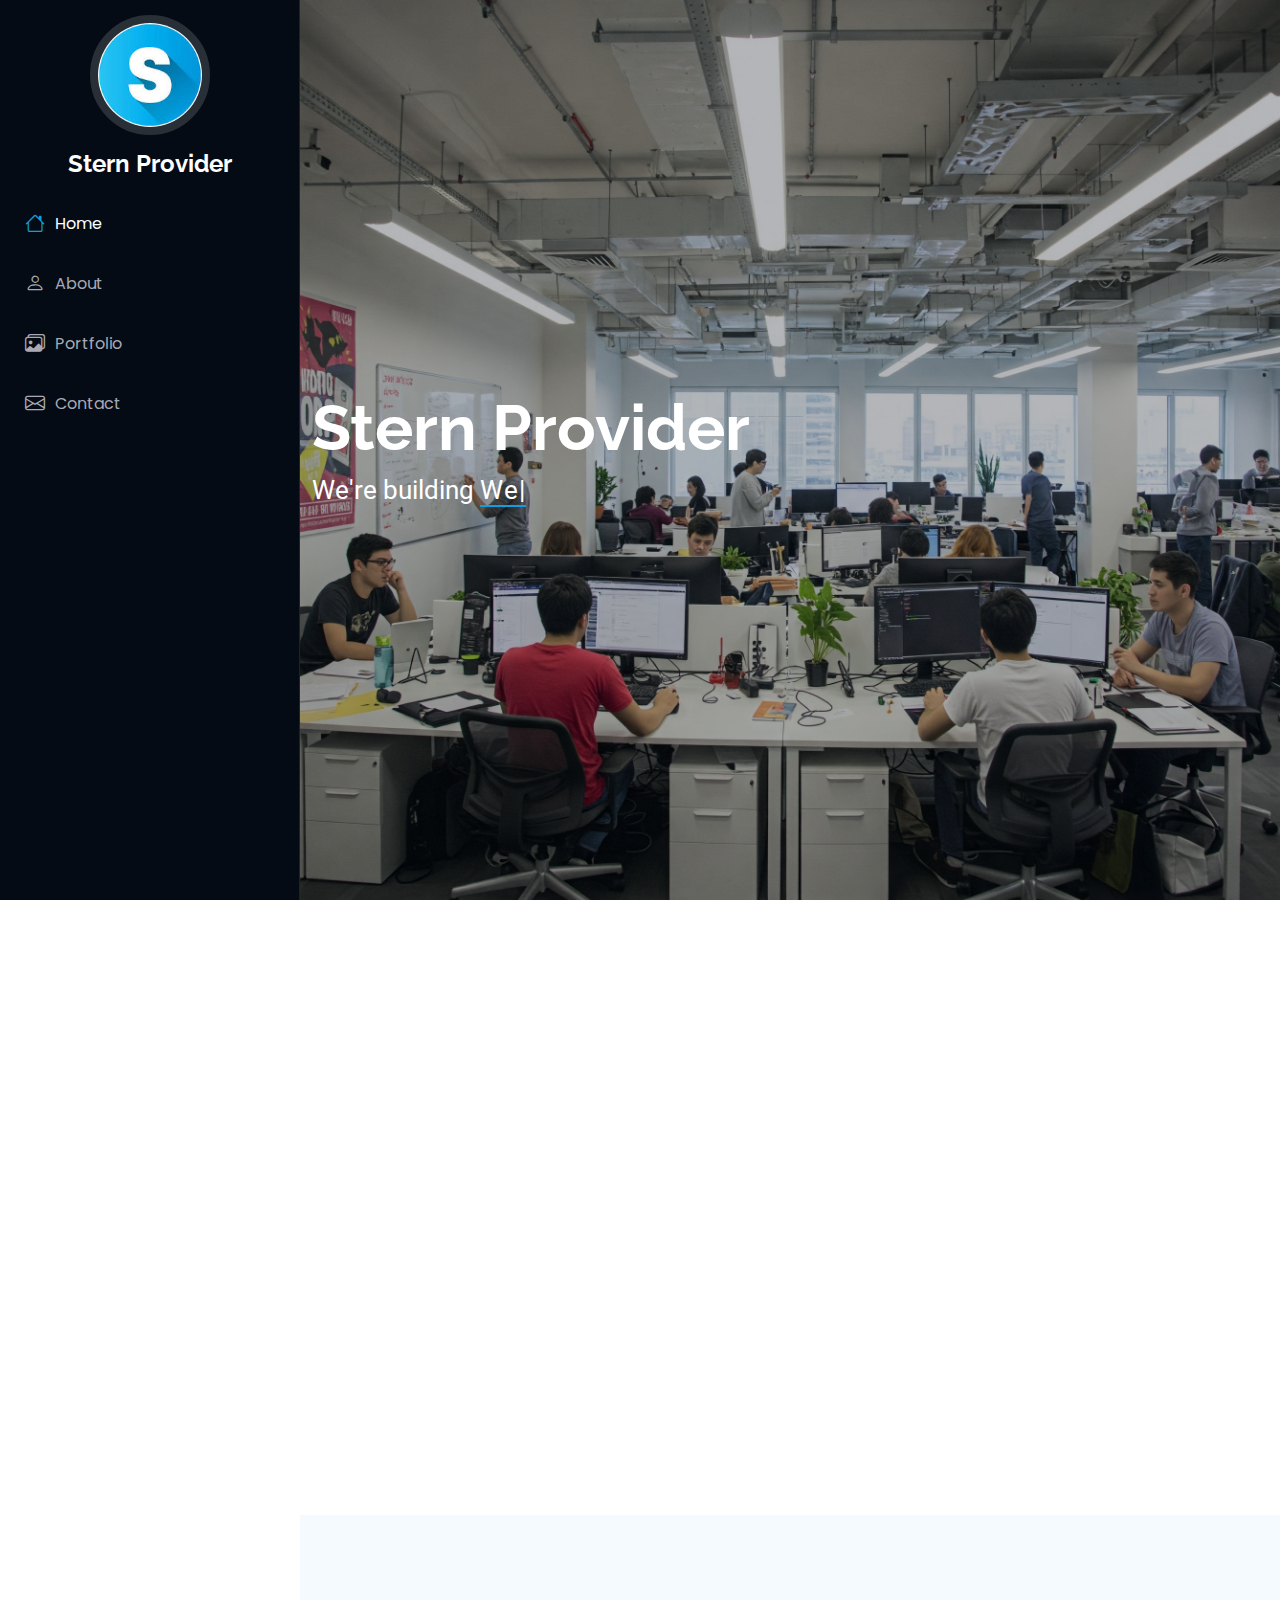
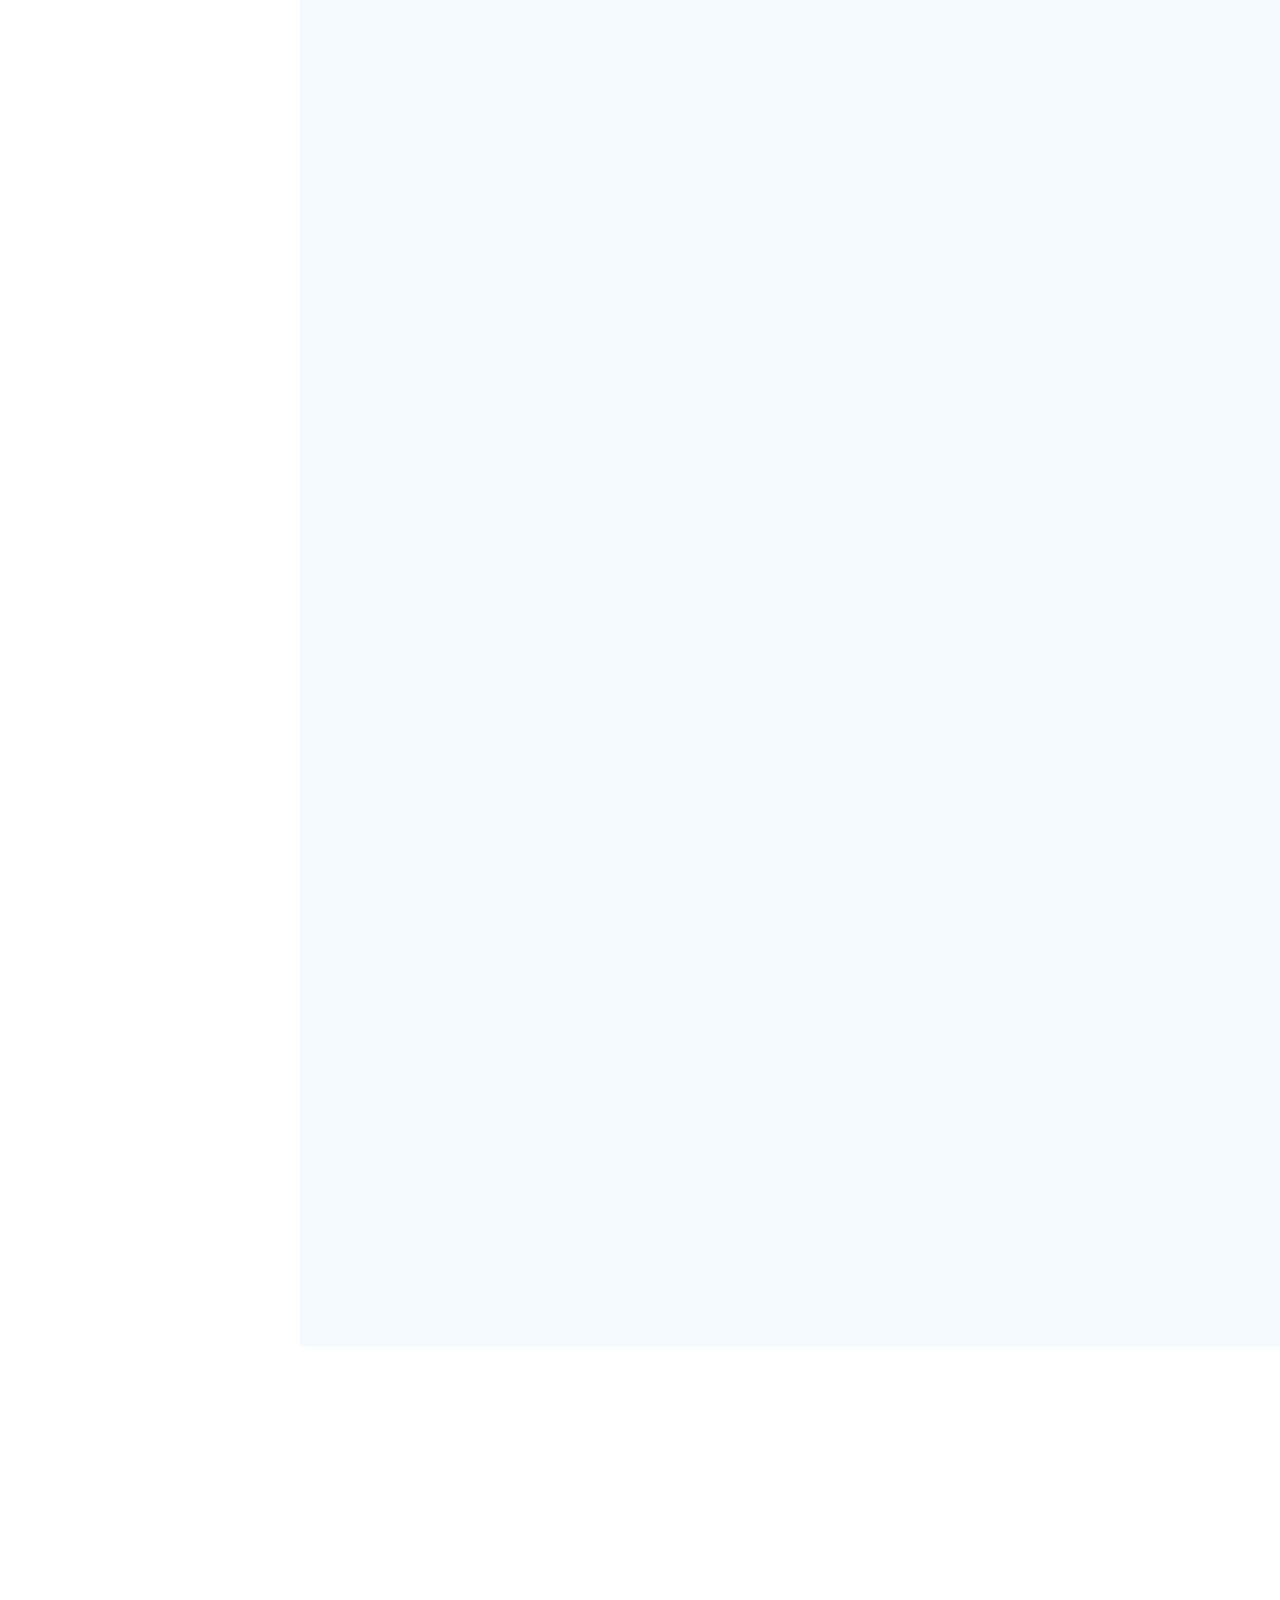
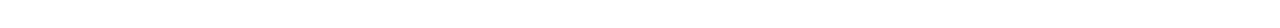
<file: index.html>
<!DOCTYPE html>
<html lang="en">

<head>
  <meta charset="utf-8">
  <meta content="width=device-width, initial-scale=1.0" name="viewport">
  <title>Stern Provider</title>
  <meta content="" name="description">
  <meta content="" name="keywords">

  <!-- Favicons -->
  <link href="assets/img/favicon.jpg" rel="icon">
  <link href="assets/img/apple-touch-icon.png" rel="apple-touch-icon">

  <!-- Fonts -->
  <link href="https://fonts.googleapis.com" rel="preconnect">
  <link href="https://fonts.gstatic.com" rel="preconnect" crossorigin>
  <link href="https://fonts.googleapis.com/css2?family=Roboto:ital,wght@0,100;0,300;0,400;0,500;0,700;0,900;1,100;1,300;1,400;1,500;1,700;1,900&family=Poppins:ital,wght@0,100;0,200;0,300;0,400;0,500;0,600;0,700;0,800;0,900;1,100;1,200;1,300;1,400;1,500;1,600;1,700;1,800;1,900&family=Raleway:ital,wght@0,100;0,200;0,300;0,400;0,500;0,600;0,700;0,800;0,900;1,100;1,200;1,300;1,400;1,500;1,600;1,700;1,800;1,900&display=swap" rel="stylesheet">

  <!-- Vendor CSS Files -->
  <link href="assets/vendor/bootstrap/css/bootstrap.min.css" rel="stylesheet">
  <link href="assets/vendor/bootstrap-icons/bootstrap-icons.css" rel="stylesheet">
  <link href="assets/vendor/aos/aos.css" rel="stylesheet">
  <link href="assets/vendor/glightbox/css/glightbox.min.css" rel="stylesheet">
  <link href="assets/vendor/swiper/swiper-bundle.min.css" rel="stylesheet">

  <!-- Main CSS File -->
  <link href="assets/css/main.css" rel="stylesheet">

  <!-- =======================================================
  * Template Name: iPortfolio
  * Template URL: https://bootstrapmade.com/iportfolio-bootstrap-portfolio-websites-template/
  * Updated: Jun 29 2024 with Bootstrap v5.3.3
  * Author: BootstrapMade.com
  * License: https://bootstrapmade.com/license/
  ======================================================== -->
</head>

<body class="index-page">

  <header id="header" class="header dark-background d-flex flex-column">
    <i class="header-toggle d-xl-none bi bi-list"></i>

    <div class="profile-img">
      <img src="assets/img/my-profile-img.jpg" alt="" class="img-fluid rounded-circle">
    </div>

    <a href="index.html" class="logo d-flex align-items-center justify-content-center">
      <!-- Uncomment the line below if you also wish to use an image logo -->
      <!-- <img src="assets/img/logo.png" alt=""> -->
      <h1 class="sitename">Stern Provider</h1>
    </a>

    <div class="social-links text-center" style="display: none;">
      <a href="#" class="twitter"><i class="bi bi-twitter-x"></i></a>
      <a href="#" class="facebook"><i class="bi bi-facebook"></i></a>
      <a href="#" class="instagram"><i class="bi bi-instagram"></i></a>
      <a href="#" class="google-plus"><i class="bi bi-skype"></i></a>
      <a href="#" class="linkedin"><i class="bi bi-linkedin"></i></a>
    </div>

    <nav id="navmenu" class="navmenu">
      <ul>
        <li><a href="#hero" class="active"><i class="bi bi-house navicon"></i>Home</a></li>
        <li><a href="#about"><i class="bi bi-person navicon"></i> About</a></li>
        <!-- <li><a href="#resume"><i class="bi bi-file-earmark-text navicon"></i> Resume</a></li> -->
        <li><a href="#portfolio"><i class="bi bi-images navicon"></i> Portfolio</a></li>
        <!-- <li><a href="#services"><i class="bi bi-hdd-stack navicon"></i> Services</a></li> -->
        <!-- <li class="dropdown"><a href="#"><i class="bi bi-menu-button navicon"></i> <span>Dropdown</span> <i class="bi bi-chevron-down toggle-dropdown"></i></a>
          <ul>
            <li><a href="#">Dropdown 1</a></li>
            <li class="dropdown"><a href="#"><span>Deep Dropdown</span> <i class="bi bi-chevron-down toggle-dropdown"></i></a>
              <ul>
                <li><a href="#">Deep Dropdown 1</a></li>
                <li><a href="#">Deep Dropdown 2</a></li>
                <li><a href="#">Deep Dropdown 3</a></li>
                <li><a href="#">Deep Dropdown 4</a></li>
                <li><a href="#">Deep Dropdown 5</a></li>
              </ul>
            </li>
            <li><a href="#">Dropdown 2</a></li>
            <li><a href="#">Dropdown 3</a></li>
            <li><a href="#">Dropdown 4</a></li>
          </ul>
        </li> -->
        <li><a href="#contact"><i class="bi bi-envelope navicon"></i> Contact</a></li>
      </ul>
    </nav>

  </header>

  <main class="main">

    <!-- Hero Section -->
    <section id="hero" class="hero section dark-background">

      <img src="assets/img/hero-bg.jpg" alt="" data-aos="fade-in" class="">

      <div class="container" data-aos="fade-up" data-aos-delay="100">
        <h2>Stern Provider</h2>
        <p>We're building <span class="typed" data-typed-items="Websites, Desktop Apps, Mobile Apps">Designer</span><span class="typed-cursor typed-cursor--blink" aria-hidden="true"></span><span class="typed-cursor typed-cursor--blink" aria-hidden="true"></span></p>
      </div>

    </section><!-- /Hero Section -->

    <!-- About Section -->
    <section id="about" class="about section">

      <!-- Section Title -->
      <div class="container section-title" data-aos="fade-up">
        <h2>About</h2>
        <p>We're a nimble software development agency dedicated to building innovative and reliable solutions for our clients.</p>
      </div><!-- End Section Title -->

      <div class="container" data-aos="fade-up" data-aos-delay="100">

        <div class="row gy-4 justify-content-center">
          <!-- <div class="col-lg-4">
            <img src="assets/img/my-profile-img.jpg" class="img-fluid" alt="">
          </div> -->
          <div class="col-lg-8 content">
            <h2>Stern Adam Bryce, CEO</h2>
            <p class="fst-italic py-3">
              Seasoned software developer with a passion for building innovative and reliable solutions for our clients.
            </p>
            <div class="row">
              <div class="col-lg-6">
                <ul>
                  <li><i class="bi bi-chevron-right"></i> <strong>Email:</strong> <span>sternbryce@outlook.com</span></li>
                  <li><i class="bi bi-chevron-right"></i> <strong>Phone:</strong> <span>+1 316 240 3351 </span></li>
                  <li><i class="bi bi-chevron-right"></i> <strong>Address:</strong> <span>813 N Gould Street, Sheridan, WY</span></li>
                  <li><i class="bi bi-chevron-right"></i> <strong>Zip Code:</strong> <span>82201</span></li>
                </ul>
              </div>
              <!-- <div class="col-lg-6">
                <ul>
                  <li><i class="bi bi-chevron-right"></i> <strong>Age:</strong> <span>30</span></li>
                  <li><i class="bi bi-chevron-right"></i> <strong>Degree:</strong> <span>Master</span></li>
                  <li><i class="bi bi-chevron-right"></i> <strong>Email:</strong> <span>email@example.com</span></li>
                  <li><i class="bi bi-chevron-right"></i> <strong>Freelance:</strong> <span>Available</span></li>
                </ul>
              </div> -->
            </div>
            <!-- <p class="py-3">
              Officiis eligendi itaque labore et dolorum mollitia officiis optio vero. Quisquam sunt adipisci omnis et ut. Nulla accusantium dolor incidunt officia tempore. Et eius omnis.
              Cupiditate ut dicta maxime officiis quidem quia. Sed et consectetur qui quia repellendus itaque neque.
            </p> -->
          </div>
        </div>

      </div>

    </section><!-- /About Section -->

    <!-- Stats Section -->
    <section id="stats" class="stats section" style="display: none;">

      <div class="container" data-aos="fade-up" data-aos-delay="100">

        <div class="row gy-4">

          <div class="col-lg-3 col-md-6">
            <div class="stats-item">
              <i class="bi bi-emoji-smile"></i>
              <span data-purecounter-start="0" data-purecounter-end="232" data-purecounter-duration="1" class="purecounter"></span>
              <p><strong>Happy Clients</strong> <span>consequuntur quae</span></p>
            </div>
          </div><!-- End Stats Item -->

          <div class="col-lg-3 col-md-6">
            <div class="stats-item">
              <i class="bi bi-journal-richtext"></i>
              <span data-purecounter-start="0" data-purecounter-end="521" data-purecounter-duration="1" class="purecounter"></span>
              <p><strong>Projects</strong> <span>adipisci atque cum quia aut</span></p>
            </div>
          </div><!-- End Stats Item -->

          <div class="col-lg-3 col-md-6">
            <div class="stats-item">
              <i class="bi bi-headset"></i>
              <span data-purecounter-start="0" data-purecounter-end="1453" data-purecounter-duration="1" class="purecounter"></span>
              <p><strong>Hours Of Support</strong> <span>aut commodi quaerat</span></p>
            </div>
          </div><!-- End Stats Item -->

          <div class="col-lg-3 col-md-6">
            <div class="stats-item">
              <i class="bi bi-people"></i>
              <span data-purecounter-start="0" data-purecounter-end="32" data-purecounter-duration="1" class="purecounter"></span>
              <p><strong>Hard Workers</strong> <span>rerum asperiores dolor</span></p>
            </div>
          </div><!-- End Stats Item -->

        </div>

      </div>

    </section><!-- /Stats Section -->

    <!-- Skills Section -->
    <section id="skills" class="skills section light-background">

      <!-- Section Title -->
      <div class="container section-title" data-aos="fade-up">
        <h2>Tech Stack</h2>
      </div><!-- End Section Title -->

      <div class="container" data-aos="fade-up" data-aos-delay="100">

        <div class="row skills-content skills-animation">

          <div class="col-lg-6">

            <div class="progress">
              <span class="skill"><span>OpenGL/GLSL</span> <i class="val">100%</i></span>
              <div class="progress-bar-wrap">
                <div class="progress-bar" role="progressbar" aria-valuenow="100" aria-valuemin="0" aria-valuemax="100"></div>
              </div>
            </div><!-- End Skills Item -->

            <div class="progress">
              <span class="skill"><span>WebGL/Three.js</span> <i class="val">100%</i></span>
              <div class="progress-bar-wrap">
                <div class="progress-bar" role="progressbar" aria-valuenow="100" aria-valuemin="0" aria-valuemax="100"></div>
              </div>
            </div><!-- End Skills Item -->

            <div class="progress">
              <span class="skill"><span>Vulkan</span> <i class="val">90%</i></span>
              <div class="progress-bar-wrap">
                <div class="progress-bar" role="progressbar" aria-valuenow="90" aria-valuemin="0" aria-valuemax="100"></div>
              </div>
            </div><!-- End Skills Item -->

            <div class="progress">
              <span class="skill"><span>Metal API</span> <i class="val">90%</i></span>
              <div class="progress-bar-wrap">
                <div class="progress-bar" role="progressbar" aria-valuenow="90" aria-valuemin="0" aria-valuemax="100"></div>
              </div>
            </div><!-- End Skills Item -->

            <div class="progress">
              <span class="skill"><span>Direct3D</span> <i class="val">90%</i></span>
              <div class="progress-bar-wrap">
                <div class="progress-bar" role="progressbar" aria-valuenow="90" aria-valuemin="0" aria-valuemax="100"></div>
              </div>
            </div><!-- End Skills Item -->

            <div class="progress">
              <span class="skill"><span>Unity</span> <i class="val">90%</i></span>
              <div class="progress-bar-wrap">
                <div class="progress-bar" role="progressbar" aria-valuenow="90" aria-valuemin="0" aria-valuemax="100"></div>
              </div>
            </div><!-- End Skills Item -->

            <div class="progress">
              <span class="skill"><span>Unreal Engine</span> <i class="val">80%</i></span>
              <div class="progress-bar-wrap">
                <div class="progress-bar" role="progressbar" aria-valuenow="80" aria-valuemin="0" aria-valuemax="100"></div>
              </div>
            </div><!-- End Skills Item -->

          </div>

          <div class="col-lg-6">

            <div class="progress">
              <span class="skill"><span>C/C++</span> <i class="val">90%</i></span>
              <div class="progress-bar-wrap">
                <div class="progress-bar" role="progressbar" aria-valuenow="90" aria-valuemin="0" aria-valuemax="100"></div>
              </div>
            </div><!-- End Skills Item -->

            <div class="progress">
              <span class="skill"><span>JavaScript/TypeScript</span> <i class="val">100%</i></span>
              <div class="progress-bar-wrap">
                <div class="progress-bar" role="progressbar" aria-valuenow="100" aria-valuemin="0" aria-valuemax="100"></div>
              </div>
            </div><!-- End Skills Item -->

            <div class="progress">
              <span class="skill"><span>C#</span> <i class="val">90%</i></span>
              <div class="progress-bar-wrap">
                <div class="progress-bar" role="progressbar" aria-valuenow="90" aria-valuemin="0" aria-valuemax="100"></div>
              </div>
            </div><!-- End Skills Item -->

            <div class="progress">
              <span class="skill"><span>Python</span> <i class="val">90%</i></span>
              <div class="progress-bar-wrap">
                <div class="progress-bar" role="progressbar" aria-valuenow="90" aria-valuemin="0" aria-valuemax="100"></div>
              </div>
            </div><!-- End Skills Item -->

            <div class="progress">
              <span class="skill"><span>React.js</span> <i class="val">100%</i></span>
              <div class="progress-bar-wrap">
                <div class="progress-bar" role="progressbar" aria-valuenow="100" aria-valuemin="0" aria-valuemax="100"></div>
              </div>
            </div><!-- End Skills Item -->

            <div class="progress">
              <span class="skill"><span>Flutter</span> <i class="val">90%</i></span>
              <div class="progress-bar-wrap">
                <div class="progress-bar" role="progressbar" aria-valuenow="90" aria-valuemin="0" aria-valuemax="100"></div>
              </div>
            </div><!-- End Skills Item -->

            <div class="progress">
              <span class="skill"><span>Soft skills and more</span> <i class="val">100%</i></span>
              <div class="progress-bar-wrap">
                <div class="progress-bar" role="progressbar" aria-valuenow="100" aria-valuemin="0" aria-valuemax="100"></div>
              </div>
            </div><!-- End Skills Item -->

          </div>

        </div>

      </div>

    </section><!-- /Skills Section -->

    <!-- Resume Section -->
    <section id="resume" class="resume section" style="display: none;">

      <!-- Section Title -->
      <div class="container section-title" data-aos="fade-up">
        <h2>Resume</h2>
        <p>Magnam dolores commodi suscipit. Necessitatibus eius consequatur ex aliquid fuga eum quidem. Sit sint consectetur velit. Quisquam quos quisquam cupiditate. Et nemo qui impedit suscipit alias ea. Quia fugiat sit in iste officiis commodi quidem hic quas.</p>
      </div><!-- End Section Title -->

      <div class="container">

        <div class="row">

          <div class="col-lg-6" data-aos="fade-up" data-aos-delay="100">
            <h3 class="resume-title">Sumary</h3>

            <div class="resume-item pb-0">
              <h4>Brandon Johnson</h4>
              <p><em>Innovative and deadline-driven Graphic Designer with 3+ years of experience designing and developing user-centered digital/print marketing material from initial concept to final, polished deliverable.</em></p>
              <ul>
                <li>Portland par 127,Orlando, FL</li>
                <li>(123) 456-7891</li>
                <li>alice.barkley@example.com</li>
              </ul>
            </div><!-- Edn Resume Item -->

            <h3 class="resume-title">Education</h3>
            <div class="resume-item">
              <h4>Master of Fine Arts &amp; Graphic Design</h4>
              <h5>2015 - 2016</h5>
              <p><em>Rochester Institute of Technology, Rochester, NY</em></p>
              <p>Qui deserunt veniam. Et sed aliquam labore tempore sed quisquam iusto autem sit. Ea vero voluptatum qui ut dignissimos deleniti nerada porti sand markend</p>
            </div><!-- Edn Resume Item -->

            <div class="resume-item">
              <h4>Bachelor of Fine Arts &amp; Graphic Design</h4>
              <h5>2010 - 2014</h5>
              <p><em>Rochester Institute of Technology, Rochester, NY</em></p>
              <p>Quia nobis sequi est occaecati aut. Repudiandae et iusto quae reiciendis et quis Eius vel ratione eius unde vitae rerum voluptates asperiores voluptatem Earum molestiae consequatur neque etlon sader mart dila</p>
            </div><!-- Edn Resume Item -->

          </div>

          <div class="col-lg-6" data-aos="fade-up" data-aos-delay="200">
            <h3 class="resume-title">Professional Experience</h3>
            <div class="resume-item">
              <h4>Senior graphic design specialist</h4>
              <h5>2019 - Present</h5>
              <p><em>Experion, New York, NY </em></p>
              <ul>
                <li>Lead in the design, development, and implementation of the graphic, layout, and production communication materials</li>
                <li>Delegate tasks to the 7 members of the design team and provide counsel on all aspects of the project. </li>
                <li>Supervise the assessment of all graphic materials in order to ensure quality and accuracy of the design</li>
                <li>Oversee the efficient use of production project budgets ranging from $2,000 - $25,000</li>
              </ul>
            </div><!-- Edn Resume Item -->

            <div class="resume-item">
              <h4>Graphic design specialist</h4>
              <h5>2017 - 2018</h5>
              <p><em>Stepping Stone Advertising, New York, NY</em></p>
              <ul>
                <li>Developed numerous marketing programs (logos, brochures,infographics, presentations, and advertisements).</li>
                <li>Managed up to 5 projects or tasks at a given time while under pressure</li>
                <li>Recommended and consulted with clients on the most appropriate graphic design</li>
                <li>Created 4+ design presentations and proposals a month for clients and account managers</li>
              </ul>
            </div><!-- Edn Resume Item -->

          </div>

        </div>

      </div>

    </section><!-- /Resume Section -->

    <!-- Portfolio Section -->
    <section id="portfolio" class="portfolio section light-background">

      <!-- Section Title -->
      <div class="container section-title" data-aos="fade-up">
        <h2>Portfolio</h2>
        <p>Diverse 3D projects across platforms, including web (WebGL/Three.js), desktop (OpenGL, Vulkan, DirectX, Metal), and mobile.</p>
      </div><!-- End Section Title -->

      <div class="container">

        <div class="isotope-layout" data-default-filter="*" data-layout="masonry" data-sort="original-order">

          <!-- <ul class="portfolio-filters isotope-filters" data-aos="fade-up" data-aos-delay="100">
            <li data-filter="*" class="filter-active">All</li>
            <li data-filter=".filter-app">App</li>
            <li data-filter=".filter-product">Product</li>
            <li data-filter=".filter-branding">Branding</li>
            <li data-filter=".filter-books">Books</li>
          </ul>End Portfolio Filters -->

          <div class="row gy-4 isotope-container" data-aos="fade-up" data-aos-delay="200">

            <div class="col-lg-4 col-md-6 portfolio-item isotope-item filter-app">
              <div class="portfolio-content h-100">
                <img src="assets/img/portfolio/3d-jewelry-1.png" class="img-fluid" alt="">
                <div class="portfolio-info">
                  <h4>Jewelry Configurator</h4>
                  <p>Web-based real-time 3D jewelry configurator</p>
                  <a href="assets/img/portfolio/3d-jewelry-1.png" title="Jewelry Configurator" data-gallery="portfolio-gallery-app" class="glightbox preview-link"><i class="bi bi-zoom-in"></i></a>
                  <a href="jewelry/" title="More Details" class="details-link"><i class="bi bi-link-45deg"></i></a>
                </div>
              </div>
            </div><!-- End Portfolio Item -->

            <div class="col-lg-4 col-md-6 portfolio-item isotope-item filter-app">
              <div class="portfolio-content h-100">
                <img src="assets/img/portfolio/car.png" class="img-fluid" alt="">
                <div class="portfolio-info">
                  <h4>Car Configurator</h4>
                  <p>Web-based real-time 3D car configurator</p>
                  <a href="assets/img/portfolio/car.png" title="Car Configurator" data-gallery="portfolio-gallery-app" class="glightbox preview-link"><i class="bi bi-zoom-in"></i></a>
                  <a href="car-configurator/" title="More Details" class="details-link"><i class="bi bi-link-45deg"></i></a>
                </div>
              </div>
            </div><!-- End Portfolio Item -->

            <div class="col-lg-4 col-md-6 portfolio-item isotope-item filter-app">
              <div class="portfolio-content h-100">
                <img src="assets/img/portfolio/stitch3d.jpg" class="img-fluid" alt="">
                <div class="portfolio-info">
                  <h4>Point Cloud Viewer</h4>
                  <p>Point cloud rendering and sharing software on the web</p>
                  <a href="assets/img/portfolio/stitch3d.jpg" title="Point Cloud Viewer" data-gallery="portfolio-gallery-app" class="glightbox preview-link"><i class="bi bi-zoom-in"></i></a>
                  <a href="https://stitch3d.io" title="More Details" class="details-link"><i class="bi bi-link-45deg"></i></a>
                </div>
              </div>
            </div><!-- End Portfolio Item -->

            <div class="col-lg-4 col-md-6 portfolio-item isotope-item filter-app">
              <div class="portfolio-content h-100">
                <img src="assets/img/portfolio/metal.png" class="img-fluid" alt="">
                <div class="portfolio-info">
                  <h4>Deferred lighting renderer</h4>
                  <p>Deferred lighting renderer in Swift and Objective-C</p>
                  <a href="assets/img/portfolio/metal.png" title="Deferred lighting renderer" data-gallery="portfolio-gallery-app" class="glightbox preview-link"><i class="bi bi-zoom-in"></i></a>
                  <a href="https://developer.apple.com/documentation/metal/rendering-a-scene-with-deferred-lighting-in-swift" title="More Details" class="details-link"><i class="bi bi-link-45deg"></i></a>
                </div>
              </div>
            </div><!-- End Portfolio Item -->

            <div class="col-lg-4 col-md-6 portfolio-item isotope-item filter-app">
              <div class="portfolio-content h-100">
                <img src="assets/img/portfolio/sdsm2.png" class="img-fluid" alt="">
                <div class="portfolio-info">
                  <h4>SDSM</h4>
                  <p>Sample Distributed Shadow Map</p>
                  <a href="assets/img/portfolio/sdsm2.png" title="SDSM" data-gallery="portfolio-gallery-app" class="glightbox preview-link"><i class="bi bi-zoom-in"></i></a>
                  <a href="https://www.intel.com/content/www/us/en/developer/articles/technical/sample-distribution-shadow-maps.html" title="More Details" class="details-link"><i class="bi bi-link-45deg"></i></a>
                </div>
              </div>
            </div><!-- End Portfolio Item -->

            <div class="col-lg-4 col-md-6 portfolio-item isotope-item filter-app">
              <div class="portfolio-content h-100">
                <img src="assets/img/portfolio/fabric.png" class="img-fluid" alt="">
                <div class="portfolio-info">
                  <h4>3D Fabric Configurator</h4>
                  <p>3D fabric configurator for a clothing company</p>
                  <a href="assets/img/portfolio/fabric.png" title="3D Fabric Configurator" data-gallery="portfolio-gallery-app" class="glightbox preview-link"><i class="bi bi-zoom-in"></i></a>
                  <a href="https://www.colormass.com/products/configurator" title="More Details" class="details-link"><i class="bi bi-link-45deg"></i></a>
                </div>
              </div>
            </div><!-- End Portfolio Item -->

          </div><!-- End Portfolio Container -->

        </div>

      </div>

    </section><!-- /Portfolio Section -->

    <!-- Services Section -->
    <section id="services" class="services section" style="display: none;">

      <!-- Section Title -->
      <div class="container section-title" data-aos="fade-up">
        <h2>Services</h2>
        <p>Magnam dolores commodi suscipit. Necessitatibus eius consequatur ex aliquid fuga eum quidem. Sit sint consectetur velit. Quisquam quos quisquam cupiditate. Et nemo qui impedit suscipit alias ea. Quia fugiat sit in iste officiis commodi quidem hic quas.</p>
      </div><!-- End Section Title -->

      <div class="container">

        <div class="row gy-4">

          <div class="col-lg-4 col-md-6 service-item d-flex" data-aos="fade-up" data-aos-delay="100">
            <div class="icon flex-shrink-0"><i class="bi bi-briefcase"></i></div>
            <div>
              <h4 class="title"><a href="service-details.html" class="stretched-link">Lorem Ipsum</a></h4>
              <p class="description">Voluptatum deleniti atque corrupti quos dolores et quas molestias excepturi sint occaecati cupiditate non provident</p>
            </div>
          </div>
          <!-- End Service Item -->

          <div class="col-lg-4 col-md-6 service-item d-flex" data-aos="fade-up" data-aos-delay="200">
            <div class="icon flex-shrink-0"><i class="bi bi-card-checklist"></i></div>
            <div>
              <h4 class="title"><a href="service-details.html" class="stretched-link">Dolor Sitema</a></h4>
              <p class="description">Minim veniam, quis nostrud exercitation ullamco laboris nisi ut aliquip ex ea commodo consequat tarad limino ata</p>
            </div>
          </div><!-- End Service Item -->

          <div class="col-lg-4 col-md-6 service-item d-flex" data-aos="fade-up" data-aos-delay="300">
            <div class="icon flex-shrink-0"><i class="bi bi-bar-chart"></i></div>
            <div>
              <h4 class="title"><a href="service-details.html" class="stretched-link">Sed ut perspiciatis</a></h4>
              <p class="description">Duis aute irure dolor in reprehenderit in voluptate velit esse cillum dolore eu fugiat nulla pariatur</p>
            </div>
          </div><!-- End Service Item -->

          <div class="col-lg-4 col-md-6 service-item d-flex" data-aos="fade-up" data-aos-delay="400">
            <div class="icon flex-shrink-0"><i class="bi bi-binoculars"></i></div>
            <div>
              <h4 class="title"><a href="service-details.html" class="stretched-link">Magni Dolores</a></h4>
              <p class="description">Excepteur sint occaecat cupidatat non proident, sunt in culpa qui officia deserunt mollit anim id est laborum</p>
            </div>
          </div><!-- End Service Item -->

          <div class="col-lg-4 col-md-6 service-item d-flex" data-aos="fade-up" data-aos-delay="500">
            <div class="icon flex-shrink-0"><i class="bi bi-brightness-high"></i></div>
            <div>
              <h4 class="title"><a href="service-details.html" class="stretched-link">Nemo Enim</a></h4>
              <p class="description">At vero eos et accusamus et iusto odio dignissimos ducimus qui blanditiis praesentium voluptatum deleniti atque</p>
            </div>
          </div><!-- End Service Item -->

          <div class="col-lg-4 col-md-6 service-item d-flex" data-aos="fade-up" data-aos-delay="600">
            <div class="icon flex-shrink-0"><i class="bi bi-calendar4-week"></i></div>
            <div>
              <h4 class="title"><a href="service-details.html" class="stretched-link">Eiusmod Tempor</a></h4>
              <p class="description">Et harum quidem rerum facilis est et expedita distinctio. Nam libero tempore, cum soluta nobis est eligendi</p>
            </div>
          </div><!-- End Service Item -->

        </div>

      </div>

    </section><!-- /Services Section -->

    <!-- Testimonials Section -->
    <section id="testimonials" class="testimonials section light-background" style="display: none;">

      <!-- Section Title -->
      <div class="container section-title" data-aos="fade-up">
        <h2>Testimonials</h2>
        <p>Necessitatibus eius consequatur ex aliquid fuga eum quidem sint consectetur velit</p>
      </div><!-- End Section Title -->

      <div class="container" data-aos="fade-up" data-aos-delay="100">

        <div class="swiper init-swiper">
          <script type="application/json" class="swiper-config">
            {
              "loop": true,
              "speed": 600,
              "autoplay": {
                "delay": 5000
              },
              "slidesPerView": "auto",
              "pagination": {
                "el": ".swiper-pagination",
                "type": "bullets",
                "clickable": true
              },
              "breakpoints": {
                "320": {
                  "slidesPerView": 1,
                  "spaceBetween": 40
                },
                "1200": {
                  "slidesPerView": 3,
                  "spaceBetween": 1
                }
              }
            }
          </script>
          <div class="swiper-wrapper">

            <div class="swiper-slide">
              <div class="testimonial-item">
                <p>
                  <i class="bi bi-quote quote-icon-left"></i>
                  <span>Proin iaculis purus consequat sem cure digni ssim donec porttitora entum suscipit rhoncus. Accusantium quam, ultricies eget id, aliquam eget nibh et. Maecen aliquam, risus at semper.</span>
                  <i class="bi bi-quote quote-icon-right"></i>
                </p>
                <img src="assets/img/testimonials/testimonials-1.jpg" class="testimonial-img" alt="">
                <h3>Saul Goodman</h3>
                <h4>Ceo &amp; Founder</h4>
              </div>
            </div><!-- End testimonial item -->

            <div class="swiper-slide">
              <div class="testimonial-item">
                <p>
                  <i class="bi bi-quote quote-icon-left"></i>
                  <span>Export tempor illum tamen malis malis eram quae irure esse labore quem cillum quid malis quorum velit fore eram velit sunt aliqua noster fugiat irure amet legam anim culpa.</span>
                  <i class="bi bi-quote quote-icon-right"></i>
                </p>
                <img src="assets/img/testimonials/testimonials-2.jpg" class="testimonial-img" alt="">
                <h3>Sara Wilsson</h3>
                <h4>Designer</h4>
              </div>
            </div><!-- End testimonial item -->

            <div class="swiper-slide">
              <div class="testimonial-item">
                <p>
                  <i class="bi bi-quote quote-icon-left"></i>
                  <span>Enim nisi quem export duis labore cillum quae magna enim sint quorum nulla quem veniam duis minim tempor labore quem eram duis noster aute amet eram fore quis sint minim.</span>
                  <i class="bi bi-quote quote-icon-right"></i>
                </p>
                <img src="assets/img/testimonials/testimonials-3.jpg" class="testimonial-img" alt="">
                <h3>Jena Karlis</h3>
                <h4>Store Owner</h4>
              </div>
            </div><!-- End testimonial item -->

            <div class="swiper-slide">
              <div class="testimonial-item">
                <p>
                  <i class="bi bi-quote quote-icon-left"></i>
                  <span>Fugiat enim eram quae cillum dolore dolor amet nulla culpa multos export minim fugiat dolor enim duis veniam ipsum anim magna sunt elit fore quem dolore labore illum veniam.</span>
                  <i class="bi bi-quote quote-icon-right"></i>
                </p>
                <img src="assets/img/testimonials/testimonials-4.jpg" class="testimonial-img" alt="">
                <h3>Matt Brandon</h3>
                <h4>Freelancer</h4>
              </div>
            </div><!-- End testimonial item -->

            <div class="swiper-slide">
              <div class="testimonial-item">
                <p>
                  <i class="bi bi-quote quote-icon-left"></i>
                  <span>Quis quorum aliqua sint quem legam fore sunt eram irure aliqua veniam tempor noster veniam sunt culpa nulla illum cillum fugiat legam esse veniam culpa fore nisi cillum quid.</span>
                  <i class="bi bi-quote quote-icon-right"></i>
                </p>
                <img src="assets/img/testimonials/testimonials-5.jpg" class="testimonial-img" alt="">
                <h3>John Larson</h3>
                <h4>Entrepreneur</h4>
              </div>
            </div><!-- End testimonial item -->

          </div>
          <div class="swiper-pagination"></div>
        </div>

      </div>

    </section><!-- /Testimonials Section -->

    <!-- Contact Section -->
    <section id="contact" class="contact section">

      <!-- Section Title -->
      <div class="container section-title" data-aos="fade-up">
        <h2>Contact</h2>
        <p>Email: sternbryce@outlook.com</p>
        <!-- <p>This portfolio website is for my Upwork account. Please contact me on Upwork.</p>
        <a href="https://www.upwork.com/freelancers/~01b93fccb914a02a24">https://www.upwork.com/freelancers/~01b93fccb914a02a24</a> -->
      </div><!-- End Section Title -->

      <div class="container" data-aos="fade-up" data-aos-delay="100" style="display: none;">

        <div class="row gy-4">

          <div class="col-lg-5">

            <div class="info-wrap">
              <div class="info-item d-flex" data-aos="fade-up" data-aos-delay="200">
                <i class="bi bi-geo-alt flex-shrink-0"></i>
                <div>
                  <h3>Address</h3>
                  <p>A108 Adam Street, New York, NY 535022</p>
                </div>
              </div><!-- End Info Item -->

              <div class="info-item d-flex" data-aos="fade-up" data-aos-delay="300">
                <i class="bi bi-telephone flex-shrink-0"></i>
                <div>
                  <h3>Call Us</h3>
                  <p>+1 5589 55488 55</p>
                </div>
              </div><!-- End Info Item -->

              <div class="info-item d-flex" data-aos="fade-up" data-aos-delay="400">
                <i class="bi bi-envelope flex-shrink-0"></i>
                <div>
                  <h3>Email Us</h3>
                  <p>info@example.com</p>
                </div>
              </div><!-- End Info Item -->

              <iframe src="https://www.google.com/maps/embed?pb=!1m14!1m8!1m3!1d48389.78314118045!2d-74.006138!3d40.710059!3m2!1i1024!2i768!4f13.1!3m3!1m2!1s0x89c25a22a3bda30d%3A0xb89d1fe6bc499443!2sDowntown%20Conference%20Center!5e0!3m2!1sen!2sus!4v1676961268712!5m2!1sen!2sus" frameborder="0" style="border:0; width: 100%; height: 270px;" allowfullscreen="" loading="lazy" referrerpolicy="no-referrer-when-downgrade"></iframe>
            </div>
          </div>

          <div class="col-lg-7">
            <form action="forms/contact.php" method="post" class="php-email-form" data-aos="fade-up" data-aos-delay="200">
              <div class="row gy-4">

                <div class="col-md-6">
                  <label for="name-field" class="pb-2">Your Name</label>
                  <input type="text" name="name" id="name-field" class="form-control" required="">
                </div>

                <div class="col-md-6">
                  <label for="email-field" class="pb-2">Your Email</label>
                  <input type="email" class="form-control" name="email" id="email-field" required="">
                </div>

                <div class="col-md-12">
                  <label for="subject-field" class="pb-2">Subject</label>
                  <input type="text" class="form-control" name="subject" id="subject-field" required="">
                </div>

                <div class="col-md-12">
                  <label for="message-field" class="pb-2">Message</label>
                  <textarea class="form-control" name="message" rows="10" id="message-field" required=""></textarea>
                </div>

                <div class="col-md-12 text-center">
                  <div class="loading">Loading</div>
                  <div class="error-message"></div>
                  <div class="sent-message">Your message has been sent. Thank you!</div>

                  <button type="submit">Send Message</button>
                </div>

              </div>
            </form>
          </div><!-- End Contact Form -->

        </div>

      </div>

    </section><!-- /Contact Section -->

  </main>

  <footer id="footer" class="footer position-relative light-background" style="display: none;">

    <div class="container">
      <div class="copyright text-center ">
        <p>© <span>Copyright</span> <strong class="px-1 sitename">iPortfolio</strong> <span>All Rights Reserved</span></p>
      </div>
      <div class="credits">
        <!-- All the links in the footer should remain intact. -->
        <!-- You can delete the links only if you've purchased the pro version. -->
        <!-- Licensing information: https://bootstrapmade.com/license/ -->
        <!-- Purchase the pro version with working PHP/AJAX contact form: [buy-url] -->
        Designed by <a href="https://bootstrapmade.com/">BootstrapMade</a> Distributed by <a href="https://themewagon.com">ThemeWagon</a>
      </div>
    </div>

  </footer>

  <!-- Scroll Top -->
  <a href="#" id="scroll-top" class="scroll-top d-flex align-items-center justify-content-center"><i class="bi bi-arrow-up-short"></i></a>

  <!-- Preloader -->
  <div id="preloader"></div>

  <!-- Vendor JS Files -->
  <script src="assets/vendor/bootstrap/js/bootstrap.bundle.min.js"></script>
  <script src="assets/vendor/php-email-form/validate.js"></script>
  <script src="assets/vendor/aos/aos.js"></script>
  <script src="assets/vendor/typed.js/typed.umd.js"></script>
  <script src="assets/vendor/purecounter/purecounter_vanilla.js"></script>
  <script src="assets/vendor/waypoints/noframework.waypoints.js"></script>
  <script src="assets/vendor/glightbox/js/glightbox.min.js"></script>
  <script src="assets/vendor/imagesloaded/imagesloaded.pkgd.min.js"></script>
  <script src="assets/vendor/isotope-layout/isotope.pkgd.min.js"></script>
  <script src="assets/vendor/swiper/swiper-bundle.min.js"></script>

  <!-- Main JS File -->
  <script src="assets/js/main.js"></script>

</body>

</html>
</file>
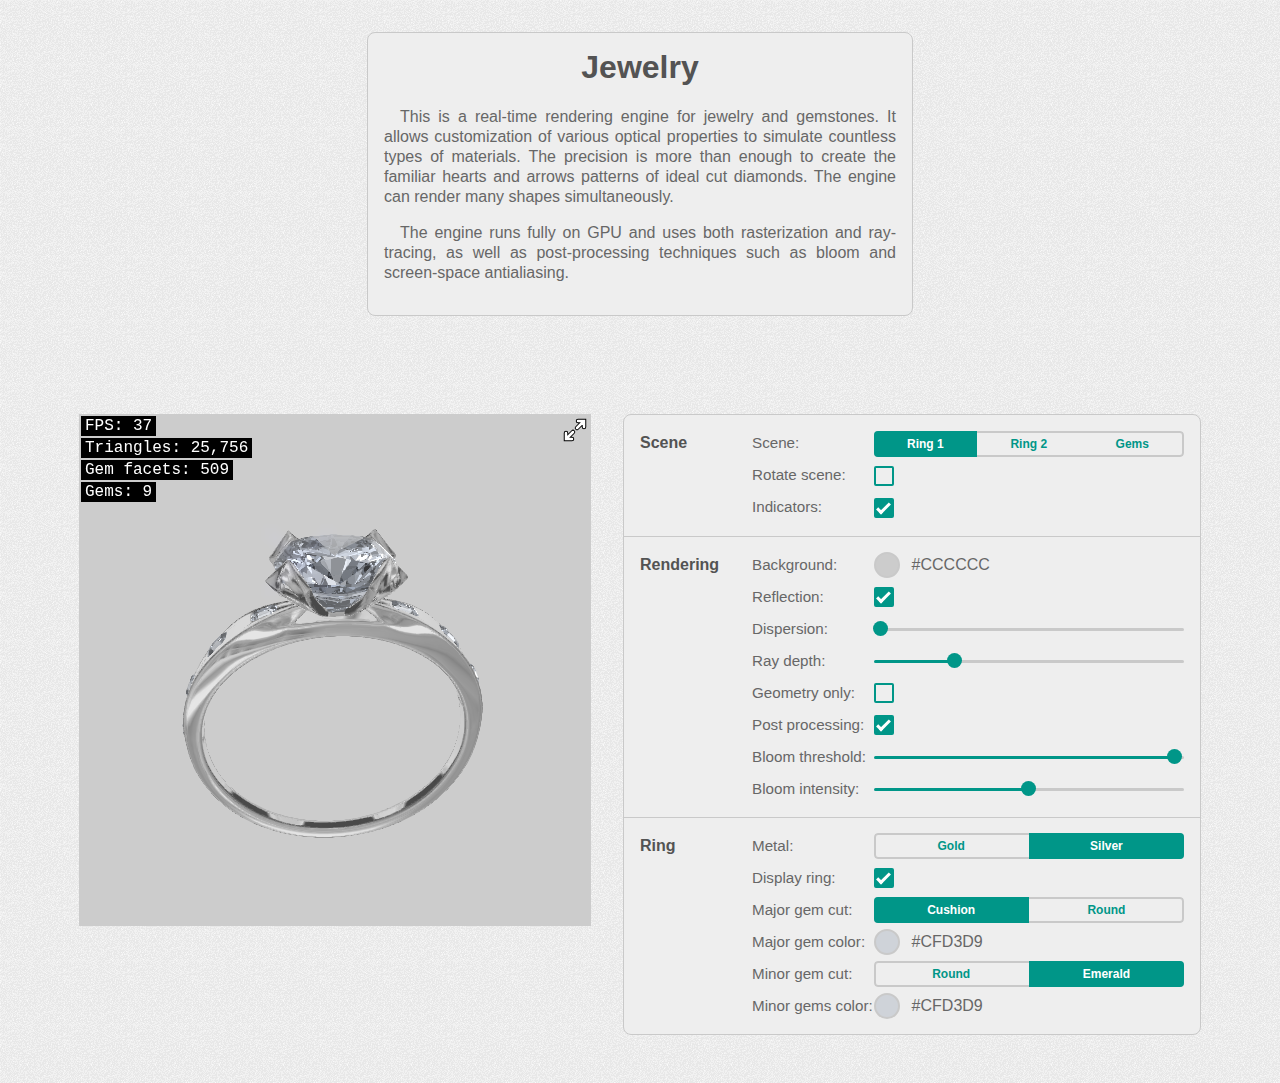
<file: jewelry/index.html>
<!DOCTYPE html>
<html lang="en">

  <head>
    <meta charset="utf-8">
    <meta name="description" content="Ray-tracing engine for real-time jewelry rendering in WebGL" />
    <title>Jewelry</title>

    <meta name="viewport" content="width=device-width, initial-scale=1.0">

    <link rel="icon" type="image/png" href="favicon-16x16.png" sizes="16x16">
    <link rel="icon" type="image/png" href="favicon-32x32.png" sizes="32x32">
    <link rel="icon" type="image/png" href="favicon-96x96.png" sizes="96x96">
    <link rel="stylesheet" type="text/css" href="css/page.css?v=2024-01-15T21%3A01%3A16.110Z">
  </head>

  <body>
    <main>
      <div class="intro">
        <h1>Jewelry</h1>

        <div class="description">
          <p>This is a real-time rendering engine for jewelry and gemstones. It allows customization of various optical properties to simulate countless types of materials. The precision is more than enough to create the familiar hearts and arrows patterns of ideal cut diamonds. The engine can render many shapes simultaneously.</p>
          <p>The engine runs fully on GPU and uses both rasterization and ray-tracing, as well as post-processing techniques such as bloom and screen-space antialiasing.</p>
        </div>
      </div>
      <div id="error-messages">
        <noscript>
          You need to enable Javascript to run this experiment.
        </noscript>
      </div>

      <input type="checkbox" id="fullscreen-checkbox-id" class="hidden">
      <div class="demo">
        <input type="checkbox" id="side-pane-checkbox-id" class="hidden">
        <div id="canvas-container">
          <canvas id="canvas"></canvas>
          <div class="loader">
            <span></span>
            <div class="loader-animation"></div>
          </div>
          <div id="indicators">
            <div id="fps-indicator-indicator-id">
              FPS: <span></span>
            </div>
            <div id="triangles-count-indicator-indicator-id">
              Triangles: <span></span>
            </div>
            <div id="facets-count-indicator-indicator-id">
              Gem facets: <span></span>
            </div>
            <div id="gems-count-indicator-indicator-id">
              Gems: <span></span>
            </div>
          </div>
          <div id="canvas-buttons-column">
            <label class="canvas-button" id="fullscreen-toggle-id" for="fullscreen-checkbox-id"></label>
            <label class="canvas-button" id="side-pane-toggle-id" for="side-pane-checkbox-id"></label>
          </div>
        </div>
        <div class="controls-block">
          <label class="canvas-button" id="side-pane-close-toggle-id" for="side-pane-checkbox-id">
            <svg xmlns="http://www.w3.org/2000/svg" width="32" height="32" viewBox="0 0 32 32">
              <line x1="22" y1="22" x2="10" y2="10" stroke-linecap="round" stroke-width="2" />
              <line x1="22" y1="10" x2="10" y2="22" stroke-linecap="round" stroke-width="2" />
            </svg>
          </label>
          <section class="controls-section">
            <h2>Scene</h2>

            <div class="controls-list">
              <div class="control" id="control-scene-tabs-id">
                <label>Scene:</label>
                <div class="tabs compact" id="scene-tabs-id-id">
                  <input type="radio" name="scene-tabs-id" value="engagement-ring" id="scene-tabs-id-engagement-ring-id" checked />
                  <label for="scene-tabs-id-engagement-ring-id">Ring 1</label>
                  <input type="radio" name="scene-tabs-id" value="ring" id="scene-tabs-id-ring-id" />
                  <label for="scene-tabs-id-ring-id">Ring 2</label>
                  <input type="radio" name="scene-tabs-id" value="gems" id="scene-tabs-id-gems-id" />
                  <label for="scene-tabs-id-gems-id">Gems</label>
                </div>
              </div>
              <div class="control" id="control-auto-rotate-checkbox-id">
                <label>Rotate scene:</label>
                <div class="checkbox">
                  <input type="checkbox" id="auto-rotate-checkbox-id">
                  <label for="auto-rotate-checkbox-id" class="checkmark"></label>
                </div>
              </div>
              <div class="control" id="control-auto-rotate-gems-checkbox-id">
                <label>Rotate gems:</label>
                <div class="checkbox">
                  <input type="checkbox" id="auto-rotate-gems-checkbox-id" checked>
                  <label for="auto-rotate-gems-checkbox-id" class="checkmark"></label>
                </div>
              </div>
              <div class="control" id="control-display-indicators-checkbox-id">
                <label>Indicators:</label>
                <div class="checkbox">
                  <input type="checkbox" id="display-indicators-checkbox-id" checked>
                  <label for="display-indicators-checkbox-id" class="checkmark"></label>
                </div>
              </div>
            </div>
          </section>
          <hr />
          <section class="controls-section">
            <h2>Rendering</h2>

            <div class="controls-list">
              <div class="control" id="control-background-color-picker-id">
                <label>Background:</label>

                <div class="color-picker-container">
                  <div class="color-picker  compact" id="background-color-picker-id" data-current-color="#CCCCCC">
                    <div class="color-preview">&nbsp;</div>
                    <span class="color-value">#CCCCCC</span>
                  </div>
                </div>
              </div>
              <div class="control" id="control-reflection-checkbox-id">
                <label>Reflection:</label>
                <div class="checkbox">
                  <input type="checkbox" id="reflection-checkbox-id" checked>
                  <label for="reflection-checkbox-id" class="checkmark"></label>
                </div>
              </div>
              <div class="control" id="control-dispersion-range-id">
                <label>Dispersion:</label>
                <div class="range-container">
                  <input type="range" min="0" max="0.3" value="0" step="0.001" class="slider" id="dispersion-range-id">
                  <div class="range-skin-container">
                    <div class="range-stub">
                      <span class="range-bar range-bar-left range-stub-left"></span>
                    </div>
                    <div class="range-progress">
                      <div class="range-progress-left">
                        <span class="range-bar range-bar-left"></span>
                        <span class="range-handle"></span>
                        <output for="dispersion-range-id" class="range-tooltip"></output>
                      </div>
                      <div class="range-progress-right">
                        <span class="range-bar range-bar-right"></span>
                      </div>
                    </div>
                    <div class="range-stub">
                      <span class="range-bar range-bar-right range-stub-right"></span>
                    </div>
                  </div>
                </div>
              </div>
              <div class="control" id="control-ray-depth-range-id">
                <label>Ray depth:</label>
                <div class="range-container">
                  <input type="range" min="3" max="7" value="4" step="0.1" class="slider" id="ray-depth-range-id">
                  <div class="range-skin-container">
                    <div class="range-stub">
                      <span class="range-bar range-bar-left range-stub-left"></span>
                    </div>
                    <div class="range-progress">
                      <div class="range-progress-left">
                        <span class="range-bar range-bar-left"></span>
                        <span class="range-handle"></span>
                        <output for="ray-depth-range-id" class="range-tooltip"></output>
                      </div>
                      <div class="range-progress-right">
                        <span class="range-bar range-bar-right"></span>
                      </div>
                    </div>
                    <div class="range-stub">
                      <span class="range-bar range-bar-right range-stub-right"></span>
                    </div>
                  </div>
                </div>
              </div>
              <div class="control" id="control-projection-tabs-id">
                <label>Projection:</label>
                <div class="tabs compact" id="projection-tabs-id-id">
                  <input type="radio" name="projection-tabs-id" value="perspective" id="projection-tabs-id-perspective-id" checked />
                  <label for="projection-tabs-id-perspective-id">Perspective</label>
                  <input type="radio" name="projection-tabs-id" value="orthographic" id="projection-tabs-id-orthographic-id" />
                  <label for="projection-tabs-id-orthographic-id">Orthographic</label>
                </div>
              </div>
              <div class="control" id="control-only-normals-checkbox-id">
                <label>Geometry only:</label>
                <div class="checkbox">
                  <input type="checkbox" id="only-normals-checkbox-id">
                  <label for="only-normals-checkbox-id" class="checkmark"></label>
                </div>
              </div>
              <div class="control" id="control-post-processing-checkbox-id">
                <label>Post processing:</label>
                <div class="checkbox">
                  <input type="checkbox" id="post-processing-checkbox-id" checked>
                  <label for="post-processing-checkbox-id" class="checkmark"></label>
                </div>
              </div>
              <div class="control" id="control-bloom-threshold-range-id">
                <label>Bloom threshold:</label>
                <div class="range-container">
                  <input type="range" min="0.5" max="1" value="0.995" step="0.001" class="slider" id="bloom-threshold-range-id">
                  <div class="range-skin-container">
                    <div class="range-stub">
                      <span class="range-bar range-bar-left range-stub-left"></span>
                    </div>
                    <div class="range-progress">
                      <div class="range-progress-left">
                        <span class="range-bar range-bar-left"></span>
                        <span class="range-handle"></span>
                        <output for="bloom-threshold-range-id" class="range-tooltip"></output>
                      </div>
                      <div class="range-progress-right">
                        <span class="range-bar range-bar-right"></span>
                      </div>
                    </div>
                    <div class="range-stub">
                      <span class="range-bar range-bar-right range-stub-right"></span>
                    </div>
                  </div>
                </div>
              </div>
              <div class="control" id="control-bloom-strength-range-id">
                <label>Bloom intensity:</label>
                <div class="range-container">
                  <input type="range" min="0" max="2" value="1" step="0.02" class="slider" id="bloom-strength-range-id">
                  <div class="range-skin-container">
                    <div class="range-stub">
                      <span class="range-bar range-bar-left range-stub-left"></span>
                    </div>
                    <div class="range-progress">
                      <div class="range-progress-left">
                        <span class="range-bar range-bar-left"></span>
                        <span class="range-handle"></span>
                        <output for="bloom-strength-range-id" class="range-tooltip"></output>
                      </div>
                      <div class="range-progress-right">
                        <span class="range-bar range-bar-right"></span>
                      </div>
                    </div>
                    <div class="range-stub">
                      <span class="range-bar range-bar-right range-stub-right"></span>
                    </div>
                  </div>
                </div>
              </div>
              <div class="control" id="control-high-dpi-checkbox-id">
                <label>High DPI:</label>
                <div class="checkbox">
                  <input type="checkbox" id="high-dpi-checkbox-id">
                  <label for="high-dpi-checkbox-id" class="checkmark"></label>
                </div>
              </div>
            </div>
          </section>
          <hr />
          <section class="controls-section" id="section-ring-section">
            <h2>Ring</h2>

            <div class="controls-list">
              <div class="control" id="control-support-type-tabs-id">
                <label>Metal:</label>
                <div class="tabs compact" id="support-type-tabs-id-id">
                  <input type="radio" name="support-type-tabs-id" value="gold" id="support-type-tabs-id-gold-id" />
                  <label for="support-type-tabs-id-gold-id">Gold</label>
                  <input type="radio" name="support-type-tabs-id" value="silver" id="support-type-tabs-id-silver-id" checked />
                  <label for="support-type-tabs-id-silver-id">Silver</label>
                </div>
              </div>
              <div class="control" id="control-display-ring-checkbox-id">
                <label>Display ring:</label>
                <div class="checkbox">
                  <input type="checkbox" id="display-ring-checkbox-id" checked>
                  <label for="display-ring-checkbox-id" class="checkmark"></label>
                </div>
              </div>
              <div class="control" id="control-major-gem-tabs-id">
                <label>Major gem cut:</label>
                <div class="tabs compact" id="major-gem-tabs-id-id">
                  <input type="radio" name="major-gem-tabs-id" value="cushion" id="major-gem-tabs-id-cushion-id" checked />
                  <label for="major-gem-tabs-id-cushion-id">Cushion</label>
                  <input type="radio" name="major-gem-tabs-id" value="round" id="major-gem-tabs-id-round-id" />
                  <label for="major-gem-tabs-id-round-id">Round</label>
                </div>
              </div>
              <div class="control" id="control-major-gem-color-colorpicker-id">
                <label>Major gem color:</label>

                <div class="color-picker-container">
                  <div class="color-picker  compact" id="major-gem-color-colorpicker-id" data-current-color="#CFD3D9">
                    <div class="color-preview">&nbsp;</div>
                    <span class="color-value">#CFD3D9</span>
                  </div>
                </div>
              </div>
              <div class="control" id="control-minor-gem-tabs-id">
                <label>Minor gem cut:</label>
                <div class="tabs compact" id="minor-gem-tabs-id-id">
                  <input type="radio" name="minor-gem-tabs-id" value="round" id="minor-gem-tabs-id-round-id" />
                  <label for="minor-gem-tabs-id-round-id">Round</label>
                  <input type="radio" name="minor-gem-tabs-id" value="emerald" id="minor-gem-tabs-id-emerald-id" checked />
                  <label for="minor-gem-tabs-id-emerald-id">Emerald</label>
                </div>
              </div>
              <div class="control" id="control-minor-gem-color-colorpicker-id">
                <label>Minor gems color:</label>

                <div class="color-picker-container">
                  <div class="color-picker  compact" id="minor-gem-color-colorpicker-id" data-current-color="#CFD3D9">
                    <div class="color-preview">&nbsp;</div>
                    <span class="color-value">#CFD3D9</span>
                  </div>
                </div>
              </div>
            </div>
          </section>
          <hr />
          <section class="controls-section" id="section-lighting-section">
            <h2>Lighting</h2>

            <div class="controls-list">
              <div class="control" id="control-light-direction-tabs-id">
                <label>From:</label>
                <div class="tabs compact" id="light-direction-tabs-id-id">
                  <input type="radio" name="light-direction-tabs-id" value="downward" id="light-direction-tabs-id-downward-id" checked />
                  <label for="light-direction-tabs-id-downward-id">Top</label>
                  <input type="radio" name="light-direction-tabs-id" value="upward" id="light-direction-tabs-id-upward-id" />
                  <label for="light-direction-tabs-id-upward-id">Bottom</label>
                </div>
              </div>
              <div class="control" id="control-head-shadow-range-id">
                <label>Head shadow:</label>
                <div class="range-container">
                  <input type="range" min="0" max="1" value="1" step="0.05" class="slider" id="head-shadow-range-id">
                  <div class="range-skin-container">
                    <div class="range-stub">
                      <span class="range-bar range-bar-left range-stub-left"></span>
                    </div>
                    <div class="range-progress">
                      <div class="range-progress-left">
                        <span class="range-bar range-bar-left"></span>
                        <span class="range-handle"></span>
                        <output for="head-shadow-range-id" class="range-tooltip"></output>
                      </div>
                      <div class="range-progress-right">
                        <span class="range-bar range-bar-right"></span>
                      </div>
                    </div>
                    <div class="range-stub">
                      <span class="range-bar range-bar-right range-stub-right"></span>
                    </div>
                  </div>
                </div>
              </div>
            </div>
          </section>
        </div>
      </div>
    </main>
    <script type="text/javascript">
      var Page = Page || {};
      Object.defineProperty(Page, "version", {
        value: "2024-01-15T21%3A01%3A16.110Z",
        writable: false,
      });
    </script>
    <script src="script/page.min.js?v=2024-01-15T21%3A01%3A16.110Z"></script>
    <script src="script/main.min.js?v=2024-01-15T21%3A01%3A16.110Z"></script>
  </body>

</html>
</file>
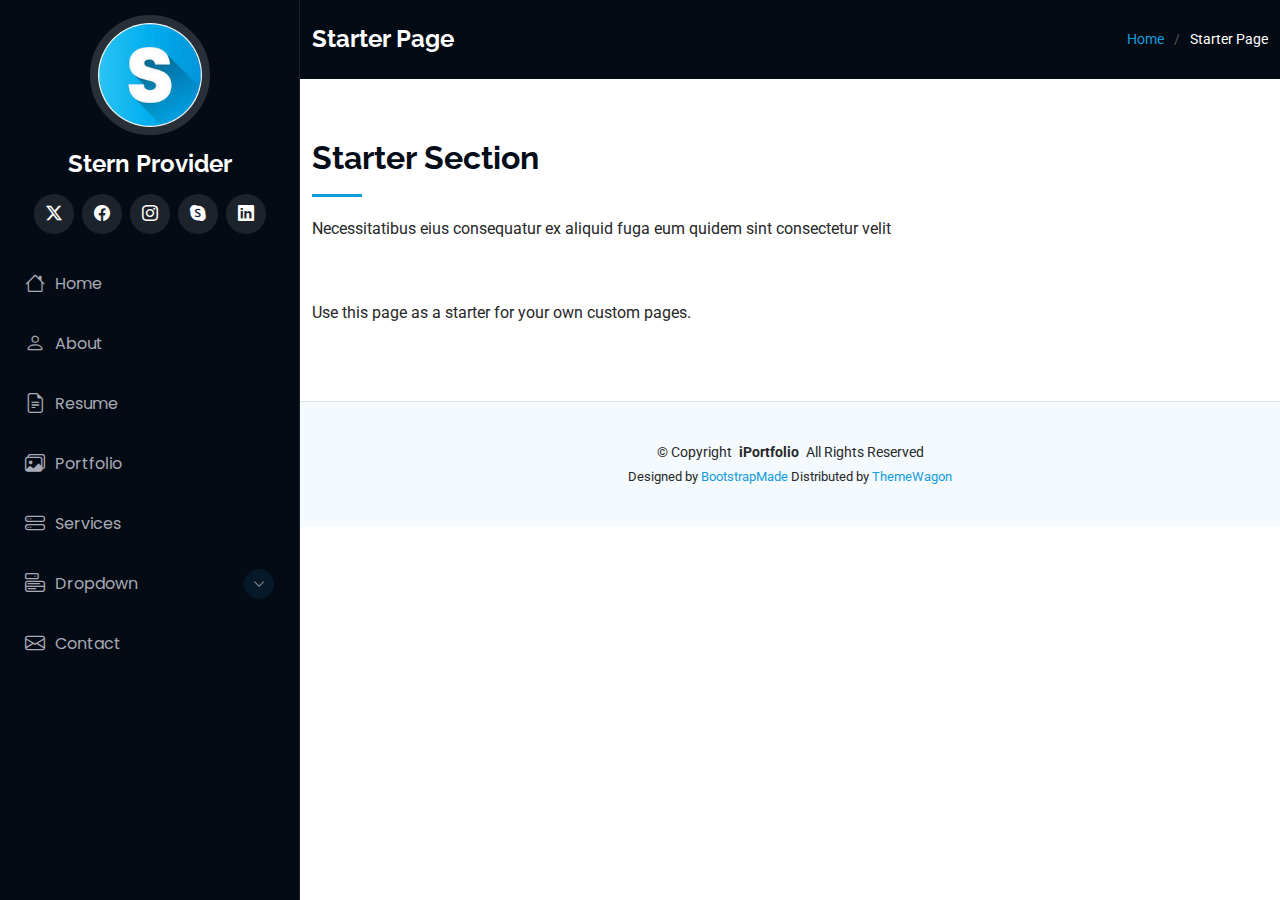
<file: starter-page.html>
<!DOCTYPE html>
<html lang="en">

<head>
  <meta charset="utf-8">
  <meta content="width=device-width, initial-scale=1.0" name="viewport">
  <title>Starter Page - iPortfolio Bootstrap Template</title>
  <meta content="" name="description">
  <meta content="" name="keywords">

  <!-- Favicons -->
  <link href="assets/img/favicon.png" rel="icon">
  <link href="assets/img/apple-touch-icon.png" rel="apple-touch-icon">

  <!-- Fonts -->
  <link href="https://fonts.googleapis.com" rel="preconnect">
  <link href="https://fonts.gstatic.com" rel="preconnect" crossorigin>
  <link href="https://fonts.googleapis.com/css2?family=Roboto:ital,wght@0,100;0,300;0,400;0,500;0,700;0,900;1,100;1,300;1,400;1,500;1,700;1,900&family=Poppins:ital,wght@0,100;0,200;0,300;0,400;0,500;0,600;0,700;0,800;0,900;1,100;1,200;1,300;1,400;1,500;1,600;1,700;1,800;1,900&family=Raleway:ital,wght@0,100;0,200;0,300;0,400;0,500;0,600;0,700;0,800;0,900;1,100;1,200;1,300;1,400;1,500;1,600;1,700;1,800;1,900&display=swap" rel="stylesheet">

  <!-- Vendor CSS Files -->
  <link href="assets/vendor/bootstrap/css/bootstrap.min.css" rel="stylesheet">
  <link href="assets/vendor/bootstrap-icons/bootstrap-icons.css" rel="stylesheet">
  <link href="assets/vendor/aos/aos.css" rel="stylesheet">
  <link href="assets/vendor/glightbox/css/glightbox.min.css" rel="stylesheet">
  <link href="assets/vendor/swiper/swiper-bundle.min.css" rel="stylesheet">

  <!-- Main CSS File -->
  <link href="assets/css/main.css" rel="stylesheet">

  <!-- =======================================================
  * Template Name: iPortfolio
  * Template URL: https://bootstrapmade.com/iportfolio-bootstrap-portfolio-websites-template/
  * Updated: Jun 29 2024 with Bootstrap v5.3.3
  * Author: BootstrapMade.com
  * License: https://bootstrapmade.com/license/
  ======================================================== -->
</head>

<body class="starter-page-page">

  <header id="header" class="header dark-background d-flex flex-column">
    <i class="header-toggle d-xl-none bi bi-list"></i>

    <div class="profile-img">
      <img src="assets/img/my-profile-img.jpg" alt="" class="img-fluid rounded-circle">
    </div>

    <a href="index.html" class="logo d-flex align-items-center justify-content-center">
      <!-- Uncomment the line below if you also wish to use an image logo -->
      <!-- <img src="assets/img/logo.png" alt=""> -->
      <h1 class="sitename">Stern Provider</h1>
    </a>

    <div class="social-links text-center">
      <a href="#" class="twitter"><i class="bi bi-twitter-x"></i></a>
      <a href="#" class="facebook"><i class="bi bi-facebook"></i></a>
      <a href="#" class="instagram"><i class="bi bi-instagram"></i></a>
      <a href="#" class="google-plus"><i class="bi bi-skype"></i></a>
      <a href="#" class="linkedin"><i class="bi bi-linkedin"></i></a>
    </div>

    <nav id="navmenu" class="navmenu">
      <ul>
        <li><a href="#hero"><i class="bi bi-house navicon"></i>Home</a></li>
        <li><a href="#about"><i class="bi bi-person navicon"></i> About</a></li>
        <li><a href="#resume"><i class="bi bi-file-earmark-text navicon"></i> Resume</a></li>
        <li><a href="#portfolio"><i class="bi bi-images navicon"></i> Portfolio</a></li>
        <li><a href="#services"><i class="bi bi-hdd-stack navicon"></i> Services</a></li>
        <li class="dropdown"><a href="#"><i class="bi bi-menu-button navicon"></i> <span>Dropdown</span> <i class="bi bi-chevron-down toggle-dropdown"></i></a>
          <ul>
            <li><a href="#">Dropdown 1</a></li>
            <li class="dropdown"><a href="#"><span>Deep Dropdown</span> <i class="bi bi-chevron-down toggle-dropdown"></i></a>
              <ul>
                <li><a href="#">Deep Dropdown 1</a></li>
                <li><a href="#">Deep Dropdown 2</a></li>
                <li><a href="#">Deep Dropdown 3</a></li>
                <li><a href="#">Deep Dropdown 4</a></li>
                <li><a href="#">Deep Dropdown 5</a></li>
              </ul>
            </li>
            <li><a href="#">Dropdown 2</a></li>
            <li><a href="#">Dropdown 3</a></li>
            <li><a href="#">Dropdown 4</a></li>
          </ul>
        </li>
        <li><a href="#contact"><i class="bi bi-envelope navicon"></i> Contact</a></li>
      </ul>
    </nav>

  </header>

  <main class="main">

    <!-- Page Title -->
    <div class="page-title dark-background">
      <div class="container d-lg-flex justify-content-between align-items-center">
        <h1 class="mb-2 mb-lg-0">Starter Page</h1>
        <nav class="breadcrumbs">
          <ol>
            <li><a href="index.html">Home</a></li>
            <li class="current">Starter Page</li>
          </ol>
        </nav>
      </div>
    </div><!-- End Page Title -->

    <!-- Starter Section Section -->
    <section id="starter-section" class="starter-section section">

      <!-- Section Title -->
      <div class="container section-title" data-aos="fade-up">
        <h2>Starter Section</h2>
        <p>Necessitatibus eius consequatur ex aliquid fuga eum quidem sint consectetur velit</p>
      </div><!-- End Section Title -->

      <div class="container" data-aos="fade-up">
        <p>Use this page as a starter for your own custom pages.</p>
      </div>

    </section><!-- /Starter Section Section -->

  </main>

  <footer id="footer" class="footer position-relative light-background">

    <div class="container">
      <div class="copyright text-center ">
        <p>© <span>Copyright</span> <strong class="px-1 sitename">iPortfolio</strong> <span>All Rights Reserved</span></p>
      </div>
      <div class="credits">
        <!-- All the links in the footer should remain intact. -->
        <!-- You can delete the links only if you've purchased the pro version. -->
        <!-- Licensing information: https://bootstrapmade.com/license/ -->
        <!-- Purchase the pro version with working PHP/AJAX contact form: [buy-url] -->
        Designed by <a href="https://bootstrapmade.com/">BootstrapMade</a> Distributed by <a href="https://themewagon.com">ThemeWagon</a>
      </div>
    </div>

  </footer>

  <!-- Scroll Top -->
  <a href="#" id="scroll-top" class="scroll-top d-flex align-items-center justify-content-center"><i class="bi bi-arrow-up-short"></i></a>

  <!-- Preloader -->
  <div id="preloader"></div>

  <!-- Vendor JS Files -->
  <script src="assets/vendor/bootstrap/js/bootstrap.bundle.min.js"></script>
  <script src="assets/vendor/php-email-form/validate.js"></script>
  <script src="assets/vendor/aos/aos.js"></script>
  <script src="assets/vendor/typed.js/typed.umd.js"></script>
  <script src="assets/vendor/purecounter/purecounter_vanilla.js"></script>
  <script src="assets/vendor/waypoints/noframework.waypoints.js"></script>
  <script src="assets/vendor/glightbox/js/glightbox.min.js"></script>
  <script src="assets/vendor/imagesloaded/imagesloaded.pkgd.min.js"></script>
  <script src="assets/vendor/isotope-layout/isotope.pkgd.min.js"></script>
  <script src="assets/vendor/swiper/swiper-bundle.min.js"></script>

  <!-- Main JS File -->
  <script src="assets/js/main.js"></script>

</body>

</html>
</file>
<file: jewelry/css/page.css>
body{text-align:center}#error-messages{margin:32px 8px;color:red;font-weight:bold}.demo{display:flex;flex-flow:row wrap;align-items:flex-start;justify-content:center;user-select:none;-webkit-user-select:none;-moz-user-select:none;-ms-user-select:none}
.logo{display:block;position:relative;width:64px;height:64px;margin:8px auto 16px;border-radius:50%;user-select:none;box-sizing:border-box}.logo,.logo:hover,.logo:focus,.logo:active{border-width:1px;border-style:solid;border-color:#009688;border-color:var(--var-color-control-accent, #009688)}.logo::before,.logo svg.logo-icon,.logo::after{position:absolute;top:-1px;left:-1px;width:64px;height:64px;border-radius:50%;pointer-events:none}.logo svg.logo-icon{stroke:#009688;stroke:var(--var-color-control-accent, #009688);fill:#009688;fill:var(--var-color-control-accent, #009688)}.logo::before{content:"";transform:scale(0);-webkit-transform:scale(0);-ms-transform:scale(0);transition:.1s ease;-webkit-transition:.1s ease}.logo.logo-animate-fill .logo::before{content:"";transform:scale(0);-webkit-transform:scale(0);-ms-transform:scale(0);transition:.1s ease;-webkit-transition:.1s ease}.logo:hover::before{transform:scale(1);-webkit-transform:scale(1);-ms-transform:scale(1)}.logo.logo-animate-fill{background:#eeeeee;background:var(--var-color-block-background, #eeeeee)}.logo.logo-animate-fill::before{background:#009688;background:var(--var-color-control-accent, #009688)}.logo.logo-animate-fill:hover svg.logo-icon{fill:#fff;stroke:#fff}.logo.logo-animate-empty{background:#009688;background:var(--var-color-control-accent, #009688)}.logo.logo-animate-empty::before{top:0;left:0;width:62px;height:62px;background:#eeeeee;background:var(--var-color-block-background, #eeeeee)}
.intro{margin:auto;padding:16px;border-radius:8px;border:1px solid #c9c9c9;border:var(--var-color-block-border, 1px solid #c9c9c9);background:#eeeeee;background:var(--var-color-block-background, #eeeeee)}.intro h1{margin-top:0;text-align:center}@media only screen and (min-width: 560px){.intro{max-width:512px;border-width:1px}}.description{justify-content:center;line-height:125%;text-align:justify;text-indent:1em}.project-links{display:flex;flex-flow:row;justify-content:space-between;text-indent:0}
a{color:#009688;color:var(--var-color-control-accent, #009688);font-weight:bold;text-decoration:none;box-sizing:border-box;-moz-box-sizing:border-box;-webkit-box-sizing:border-box;border-width:0 0 2px;border-style:solid;border-color:rgba(0,0,0,0)}a:focus,a:hover{border-color:#009688;border-color:var(--var-color-control-accent, #009688)}
.canvas-button{width:32px;height:32px;cursor:pointer}#canvas-container{position:relative;margin-bottom:16px;background:#000;overflow:hidden}@media only screen and (min-width: 540px){#canvas-container{margin:16px}}#canvas-container>canvas{width:100%;height:100%;z-index:10}#canvas-container>.loader{display:none}#indicators{display:flex;position:absolute;top:1px;left:1px;flex-direction:column;align-items:flex-start;color:#fff;font-family:"Lucida Console",Monaco,monospace;text-align:left;z-index:20}#indicators>div{flex:0 0 1em;margin:1px;padding:1px 4px;background:#000}#canvas-buttons-column{position:absolute;top:0;right:0;width:32px;z-index:30}#fullscreen-toggle-id{display:block;background-image:url("../images/resize.svg");background-position:0 0;background-size:200%}#fullscreen-toggle-id:hover{background-position-x:100%}#side-pane-toggle-id{display:none;background-image:url("../images/gear.svg");transition:transform .1s ease-in-out;-webkit-transition:transform .1s ease-in-out}#side-pane-toggle-id:hover{transform:rotate(-30deg);-webkit-transform:rotate(-30deg);-ms-transform:rotate(-30deg)}#side-pane-checkbox-id:checked+#canvas-container #side-pane-toggle-id:hover{transform:rotate(30deg);-webkit-transform:rotate(30deg);-ms-transform:rotate(30deg)}.hidden{display:none}#fullscreen-checkbox-id:checked+.demo{position:fixed;overflow:hidden}#fullscreen-checkbox-id:checked+.demo #canvas-container{position:fixed;top:0;left:0;width:100vw;height:100vh;margin:0;overflow:hidden;z-index:5}#fullscreen-checkbox-id:checked+.demo #canvas-container #canvas-buttons-column{transition:transform .2s ease-in-out;-webkit-transition:transform .2s ease-in-out}#fullscreen-checkbox-id:checked+.demo #canvas-container #fullscreen-toggle-id{background-position-y:100%}@media only screen and (min-width: 500px){#fullscreen-checkbox-id:checked+.demo #canvas-container #side-pane-toggle-id{display:block}}#fullscreen-checkbox-id:checked+.demo #side-pane-checkbox-id:checked+#canvas-container #canvas-buttons-column{transform:translateX(-400px)}
.loader{position:absolute;top:0;right:0;bottom:0;left:0;width:120px;height:120px;margin:auto}.loader>span{color:#fff;font-size:32px;line-height:120px;text-shadow:1px 1px #000,-1px 1px #000,1px -1px #000,-1px -1px #000,1px 0 #000,-1px 0 #000,0 1px #000,0 -1px #000}.loader-animation{position:absolute;top:0;left:0;width:120px;height:120px;animation:spin 1.1s linear infinite}.loader-animation:before{position:absolute;top:-1px;left:-1px;width:122px;height:122px;border:6px solid rgba(0,0,0,0);border-top:6px solid #000;border-radius:50%;content:"";z-index:50;box-sizing:border-box;-moz-box-sizing:border-box;-webkit-box-sizing:border-box}.loader-animation:after{position:absolute;top:0;left:0;width:120px;height:120px;border:4px solid rgba(0,0,0,0);border-top:4px solid #fff;border-radius:50%;content:"";z-index:51;box-sizing:border-box;-moz-box-sizing:border-box;-webkit-box-sizing:border-box}@keyframes spin{0%{transform:rotate(0deg)}100%{transform:rotate(360deg)}}
.canvas-button{width:32px;height:32px;cursor:pointer}.controls-block{flex:1 0 0;max-width:36em;margin:16px 0;padding:12px 0;border-radius:8px;border:1px solid #c9c9c9;border:var(--var-color-block-border, 1px solid #c9c9c9);background:#eeeeee;background:var(--var-color-block-background, #eeeeee);z-index:0}@media only screen and (min-width: 540px){.controls-block{margin:16px}}.controls-block>hr{margin:12px 0;clear:both;border:none;border-top:1px solid #c9c9c9;border-top:var(--var-color-block-border, 1px solid #c9c9c9)}.controls-section{display:flex;flex-flow:row wrap;align-items:baseline;margin:0 16px}.controls-section>h2{width:7em;margin:0;font-size:medium;font-weight:bold;line-height:2em;text-align:left}.controls-section>.controls-list{display:flex;flex-direction:column;flex-grow:1}.controls-list>.control{display:flex;flex-flow:row wrap;align-items:center;min-width:300px;padding:3px 0}.control>label{min-width:8em;font-size:95%;line-height:95%;text-align:left}#fullscreen-checkbox-id:checked+.demo #side-pane-checkbox-id~.controls-block{position:fixed;top:0;left:100%;width:400px;max-height:calc(100% - 48px);margin:0;border-width:0 0 1px 1px;border-radius:0 0 0 8px;z-index:50;overflow-x:hidden;overflow-y:auto;transition:transform .2s ease-in-out;-webkit-transition:transform .2s ease-in-out}#fullscreen-checkbox-id:checked+.demo #side-pane-checkbox-id~.controls-block::-webkit-scrollbar{width:16px}#fullscreen-checkbox-id:checked+.demo #side-pane-checkbox-id~.controls-block::-webkit-scrollbar-track{border-radius:8px;background-color:#eeeeee;background-color:var(--var-color-block-background, #eeeeee)}#fullscreen-checkbox-id:checked+.demo #side-pane-checkbox-id~.controls-block::-webkit-scrollbar-thumb{border-width:3px 5px;border-style:solid;border-radius:8px;border-color:#eeeeee;border-color:var(--var-color-block-background, #eeeeee);background-color:#a5a5a5;background-color:var(--var-color-scrollbar, #a5a5a5)}#fullscreen-checkbox-id:checked+.demo #side-pane-checkbox-id~.controls-block::-webkit-scrollbar-thumb:focus,#fullscreen-checkbox-id:checked+.demo #side-pane-checkbox-id~.controls-block::-webkit-scrollbar-thumb:hover{background-color:#b2b2b2;background-color:var(--var-color-scrollbar-hover, #b2b2b2)}#fullscreen-checkbox-id:checked+.demo #side-pane-checkbox-id~.controls-block::-webkit-scrollbar-thumb:active{background-color:#959595;background-color:var(--var-color-scrollbar-active, #959595)}#fullscreen-checkbox-id:checked+.demo #side-pane-checkbox-id~.controls-block:hover::-webkit-scrollbar-thumb{border-width:3px}#fullscreen-checkbox-id:checked+.demo #side-pane-checkbox-id:checked~.controls-block{transform:translateX(-100%);-webkit-transform:translateX(-100%);-ms-transform:translateX(-100%)}#fullscreen-checkbox-id:checked+.demo #side-pane-checkbox-id:checked~.controls-block .tooltip{transform:translateX(-100vw) translateX(400px);-webkit-transform:translateX(-100vw) translateX(400px);-ms-transform:translateX(-100vw) translateX(400px)}#fullscreen-checkbox-id:checked+.demo #side-pane-checkbox-id:checked~.controls-block>#side-pane-close-toggle-id{display:block}#side-pane-close-toggle-id{display:none;position:absolute;top:0;right:0}#side-pane-close-toggle-id svg{stroke:#5e5e5e;stroke:var(--var-color-block-actionitem, #5e5e5e)}#side-pane-close-toggle-id svg:focus,#side-pane-close-toggle-id svg:hover{stroke:#7e7e7e;stroke:var(--var-color-block-actionitem-hover, #7e7e7e)}#side-pane-close-toggle-id svg:active{stroke:#535353;stroke:var(--var-color-block-actionitem-active, #535353)}
.button{position:relative;padding:8px 14px;border:none;border-radius:4px;font-size:87.5%;font-weight:bold;cursor:pointer}.button.compact{padding:6px 14px;font-size:75%}.button.flat{padding:6px 12px;border-width:2px;border-style:solid;box-sizing:border-box;-moz-box-sizing:border-box;-webkit-box-sizing:border-box}.button.flat.compact{padding:4px 12px}.button{background:#009688;background:var(--var-color-control-accent, #009688);color:#fff}.button:focus,.button:hover:not(:disabled){outline:0px;background:#26a69a;background:var(--var-color-control-accent-hover, #26a69a)}.button:active:not(:disabled){outline:0px;background:#00897b;background:var(--var-color-control-accent-active, #00897b)}.button:disabled{background:#a5a5a5;cursor:default}.button.flat{border-color:#009688;border-color:var(--var-color-control-accent, #009688);background:none;color:#009688;color:var(--var-color-control-accent, #009688)}.button.flat:focus,.button.flat:hover:not(:disabled){border-color:#26a69a;border-color:var(--var-color-control-accent-hover, #26a69a);background:none;color:#26a69a;color:var(--var-color-control-accent-hover, #26a69a)}.button.flat:active:not(:disabled){border-color:#00897b;border-color:var(--var-color-control-accent-active, #00897b);background:rgba(0,150,136,.1);color:#00897b;color:var(--var-color-control-accent-active, #00897b)}.button.flat:disabled{border-color:#a5a5a5;background:none;color:#a5a5a5}
.inline-picker{display:flex;position:relative;justify-content:space-between;min-height:32px;user-select:none}.inline-picker span{flex-shrink:1;align-self:center;padding:0 4px}.inline-picker .picker-button{display:inline-block;width:32px;height:32px;margin:0;padding:0;border:none;outline:none;background:none}.inline-picker .picker-button:not(:disabled){cursor:pointer}.inline-picker .picker-button.left{transform:translateX(-10px)}.inline-picker .picker-button.left::after{left:13px;transform:rotate(135deg);-webkit-transform:rotate(135deg);-ms-transform:rotate(135deg)}.inline-picker .picker-button.right{transform:translateX(10px)}.inline-picker .picker-button.right::after{right:13px;transform:rotate(-45deg);-webkit-transform:rotate(-45deg);-ms-transform:rotate(-45deg)}.inline-picker .picker-button::after{position:absolute;top:calc(50% - 6px);width:12px;height:12px;border-width:0 3px 3px 0;border-style:solid;border-color:#009688;border-color:var(--var-color-control-accent, #009688);background:none;content:"";box-sizing:border-box;-moz-box-sizing:border-box;-webkit-box-sizing:border-box}.inline-picker .picker-button:hover::after,.inline-picker .picker-button:focus::after{border-color:#26a69a;border-color:var(--var-color-control-accent-hover, #26a69a)}.inline-picker .picker-button:active::after{border-color:#00897b;border-color:var(--var-color-control-accent-active, #00897b)}.inline-picker .picker-button:disabled::after{border-color:#a5a5a5}.inline-picker.compact{min-height:26px;font-size:95%}.inline-picker.compact .picker-button{height:26px}.inline-picker input{display:none}
.range-container{display:inline-block;position:relative;flex:1 1 0%;width:100%;min-width:15px;height:26px}.range-container input[type=range]{width:100%;min-width:128px;height:100%;margin:0;padding:0;opacity:0}.range-container input[type=range]:not(:disabled){cursor:pointer}.range-container .range-skin-container{display:flex;position:absolute;top:0;left:0;flex-flow:nowrap;width:100%;height:100%;pointer-events:none;user-select:none}.range-container .range-stub{position:relative;flex-grow:0;flex-shrink:0;width:7px}.range-container .range-progress{display:flex;flex:1;flex-flow:row nowrap}.range-container .range-progress-left{position:relative;flex-grow:0;flex-shrink:0;width:85%}.range-container .range-progress-right{position:relative;flex-grow:1}.range-container .range-bar{position:absolute;left:0;width:100%;z-index:0}.range-container .range-bar.range-bar-left{top:12px;height:3px}.range-container .range-bar.range-bar-right{top:12px;height:3px;background:#c9c9c9;background:var(--var-color-control-neutral, #c9c9c9)}.range-container .range-bar.range-stub-left{border-radius:3px 0 0 3px}.range-container .range-bar.range-stub-right{border-radius:0 3px 3px 0}.range-container .range-handle{position:absolute;top:5.5px;right:-7.5px;width:15px;height:15px;border-radius:50%;z-index:1}.range-container .range-bar-left,.range-container .range-handle{background:#009688;background:var(--var-color-control-accent, #009688)}.range-container input[type=range]:not(:disabled):hover+.range-skin-container .range-handle,.range-container input[type=range]:not(:disabled):focus+.range-skin-container .range-handle{background:#26a69a;background:var(--var-color-control-accent-hover, #26a69a)}.range-container input[type=range]:not(:disabled):active+.range-skin-container .range-handle{background:#00897b;background:var(--var-color-control-accent-active, #00897b)}.range-container input[type=range]:disabled+.range-skin-container .range-bar-left,.range-container input[type=range]:disabled+.range-skin-container .range-handle{background:#a5a5a5}.range-container .range-tooltip{position:absolute;top:-28px;right:0;min-width:24px;padding:4px;transform:translateX(50%);transition:opacity .1s ease-in-out;border-radius:4px;background:#535353;color:#eee;font-size:87.5%;text-align:center;opacity:0;z-index:2}.range-container input[type=range]:hover+.range-skin-container .range-tooltip,.range-container input[type=range]:active+.range-skin-container .range-tooltip,.range-container input[type=range]:focus+.range-skin-container .range-tooltip{opacity:1}.range-container .range-tooltip::after{position:absolute;top:100%;left:50%;width:0px;height:12px;margin-left:-6px;border-width:6px;border-style:solid;border-color:#535353 rgba(0,0,0,0) rgba(0,0,0,0);content:""}
.color-picker-container{position:relative}.color-picker{display:flex;flex-flow:row;align-items:center;cursor:pointer}.color-preview{width:32px;height:32px;margin-right:12px;border-width:2px;border-style:solid;border-color:#c9c9c9;border-color:var(--var-color-control-neutral, #c9c9c9);border-radius:50%;line-height:32px;box-sizing:border-box}.color-picker.compact .color-preview{width:26px;height:26px;line-height:26px}.color-picker:hover .color-preview,.color-picker:focus .color-preview{border-color:#26a69a;border-color:var(--var-color-control-accent-hover, #26a69a)}.color-picker:active .color-preview{border-color:#00897b;border-color:var(--var-color-control-accent-active, #00897b)}.color-value{text-transform:uppercase}.color-picker-popup{display:flex;position:absolute;top:0;left:0;flex-flow:column nowrap;min-width:275px;min-height:300px;text-align:left;white-space:nowrap;z-index:100}.color-picker-popup .picker .cursor{position:absolute;transform:translate(-50%, -50%);border:2px solid #fff;cursor:pointer}.color-picker-popup .value-saturation-picker{flex:1;min-height:180px}.color-picker-popup .value-saturation-picker .color-filter{position:absolute;top:0;left:0;width:100%;height:100%}.color-picker-popup .value-saturation-picker .cursor{top:0;left:0;width:16px;height:16px;border-radius:50%}.color-picker-popup .hue-picker{height:28px}.color-picker-popup .hue-picker .hue-bar{position:absolute;top:calc(50% - 5px);left:0;width:100%;height:10px;border-radius:5px;background:linear-gradient(to right, hsl(0, 100%, 50%), hsl(60, 100%, 50%), hsl(120, 100%, 50%), hsl(180, 100%, 50%), hsl(240, 100%, 50%), hsl(300, 100%, 50%), hsl(0, 100%, 50%))}.color-picker-popup .hue-picker .cursor{top:50%;left:0;width:10px;height:28px;border-radius:6px}.color-picker-popup .preview-block{display:flex;flex-flow:row nowrap}.color-picker-popup .preview-block .preview-color{flex:0 0 50px;width:50px;min-height:50px;background:green}.color-picker-popup .preview-block tr{height:28px}.color-picker-popup .preview-block input[type=text]{margin:0 0 0 4px;padding:3px 2px;border-width:1px;border-style:solid;border-radius:4px;background:none;color:inherit;font-size:inherit;border-color:#c9c9c9;border-color:var(--var-color-control-neutral, #c9c9c9)}.color-picker-popup .preview-block input[type=text]:invalid{border-color:red;outline:red solid}.color-picker-popup .outlined{border-width:1px;border-style:solid;border-color:#c9c9c9;border-color:var(--var-color-control-neutral, #c9c9c9);border-radius:4px}.popup{padding:7px;background:#fff;background:var(--var-color-theme, white);border:1px solid #c9c9c9;border:var(--var-color-block-border, 1px solid #c9c9c9);border-radius:8px;box-shadow:0 0 10px rgba(50,50,50,.6)}.popup .block{position:relative;margin:7px}
.checkbox{display:block;position:relative;text-align:left;user-select:none;-webkit-user-select:none;-moz-user-select:none;-ms-user-select:none}.checkbox>input[type=checkbox]{width:1px;height:1px;opacity:0}.checkbox>input[type=checkbox]+label.checkmark,.checkbox>input[type=checkbox]+label.checkmark-line{margin-left:24px;line-height:26px;cursor:pointer}.checkbox>input[type=checkbox]:disabled+label.checkmark,.checkbox>input[type=checkbox]:disabled+label.checkmark-line{cursor:default}.checkbox>input[type=checkbox]+label.checkmark::before{position:absolute;top:calc(.5*(100% - 20px));left:0;width:20px;height:20px;border-width:2px;border-style:solid;border-radius:2px;background:none;content:"";box-sizing:border-box;-moz-box-sizing:border-box;-webkit-box-sizing:border-box}.checkbox>input[type=checkbox]+label.checkmark::after{position:absolute;top:calc(.5*(100% - 20px) + .5*(20px - 14px));right:0;bottom:0;left:6.5px;width:7px;height:14px;border:solid #fff;border-width:0 3px 3px 0;background:none;content:"";box-sizing:border-box;-moz-box-sizing:border-box;-webkit-box-sizing:border-box;transform:translate(0, -1px) scale(0) rotate(45deg);-webkit-transform:translate(0, -1px) scale(0) rotate(45deg);-ms-transform:translate(0, -1px) scale(0) rotate(45deg)}.checkbox>input[type=checkbox]:checked+label.checkmark::after{transform:translate(0, -1px) scale(1) rotate(45deg);-webkit-transform:translate(0, -1px) scale(1) rotate(45deg);-ms-transform:translate(0, -1px) scale(1) rotate(45deg)}.checkbox>input[type=checkbox]+label.checkmark::before{border-color:#009688;border-color:var(--var-color-control-accent, #009688)}.checkbox>input[type=checkbox]:checked+label.checkmark::before{background:#009688;background:var(--var-color-control-accent, #009688)}.checkbox>input[type=checkbox]:hover+label.checkmark::before,.checkbox>input[type=checkbox]:focus+label.checkmark::before{border-color:#26a69a;border-color:var(--var-color-control-accent-hover, #26a69a)}.checkbox>input[type=checkbox]:hover:checked+label.checkmark::before,.checkbox>input[type=checkbox]:focus:checked+label.checkmark::before{background:#26a69a;background:var(--var-color-control-accent-hover, #26a69a)}.checkbox>input[type=checkbox]:active+label.checkmark::before{border-color:#00897b;border-color:var(--var-color-control-accent-active, #00897b)}.checkbox>input[type=checkbox]:active:checked+label.checkmark::before{background:#00897b;background:var(--var-color-control-accent-active, #00897b)}.checkbox>input[type=checkbox]:disabled+label.checkmark::before{border-color:#a5a5a5}.checkbox>input[type=checkbox]:disabled:checked+label.checkmark::before{background:#a5a5a5}
.tabs{display:flex;position:relative;flex-flow:row wrap;flex-grow:1;width:auto;border-radius:4px;background:none;overflow:hidden}.tabs::after{position:absolute;top:0;left:0;width:100%;height:100%;border-width:2px;border-style:solid;border-color:#c9c9c9;border-color:var(--var-color-control-neutral, #c9c9c9);border-radius:4px;content:"";z-index:1;box-sizing:border-box;-moz-box-sizing:border-box;-webkit-box-sizing:border-box}.tabs.compact>input+label{padding:6px 14px;font-size:75%}.tabs>input{position:absolute;top:0;left:0;width:1px;height:1px;opacity:0}.tabs>input+label{flex:1;padding:8px 14px;font-size:87.5%;font-weight:bold;text-align:center;white-space:nowrap;cursor:pointer;z-index:2}.tabs>input:disabled+label,.tabs>input[type=radio]:checked+label{cursor:default}.tabs>input+label{background:none;color:#009688;color:var(--var-color-control-accent, #009688)}.tabs>input:checked+label{background:#009688;background:var(--var-color-control-accent, #009688);color:#fff}.tabs>input:disabled+label{background:none;color:#a5a5a5}.tabs>input:disabled:checked+label{background:#a5a5a5;color:#fff}.tabs>input[type=checkbox]:not(:disabled):hover+label,.tabs>input[type=checkbox]:not(:disabled):focus+label{background:rgba(0,150,136,.05)}.tabs>input[type=checkbox]:not(:disabled):hover:checked+label,.tabs>input[type=checkbox]:not(:disabled):focus:checked+label{background:#26a69a;background:var(--var-color-control-accent-hover, #26a69a)}.tabs>input[type=checkbox]:not(:disabled):active+label{background:rgba(0,150,136,.1)}.tabs>input[type=checkbox]:not(:disabled):active:checked+label{background:#00897b;background:var(--var-color-control-accent-active, #00897b)}.tabs>input[type=radio]:not(:disabled):not(:checked):hover+label,.tabs>input[type=radio]:not(:disabled):not(:checked):focus+label{background:rgba(0,150,136,.05)}.tabs>input[type=radio]:not(:disabled):not(:checked):active+label{background:rgba(0,150,136,.1)}
:root{--var-color-theme:white;--var-color-page-background:#ededed;--var-page-background-image:url("../images/noise-light.png");--var-color-block-background:#eeeeee;--var-color-block-border:1px solid #c9c9c9;--var-color-title:#535353;--var-color-text:#676767;--var-color-block-actionitem:#5e5e5e;--var-color-block-actionitem-hover:#7e7e7e;--var-color-block-actionitem-active:#535353;--var-color-scrollbar:#a5a5a5;--var-color-scrollbar-hover:#b2b2b2;--var-color-scrollbar-active:#959595;--var-color-control-neutral:#c9c9c9;--var-color-control-accent:#009688;--var-color-control-accent-hover:#26a69a;--var-color-control-accent-active:#00897b}@media(prefers-color-scheme: dark){:root{--var-color-theme:black;--var-color-page-background:#232323;--var-page-background-image:url("../images/noise-dark.png");--var-color-block-background:#202020;--var-color-block-border:1px solid #535353;--var-color-title:#eeeeee;--var-color-text:#dbdbdb;--var-color-block-actionitem:#dbdbdb;--var-color-block-actionitem-hover:#eeeeee;--var-color-block-actionitem-active:#c9c9c9;--var-color-scrollbar:#7e7e7e;--var-color-scrollbar-hover:#959595;--var-color-scrollbar-active:#676767;--var-color-control-neutral:#5e5e5e;--var-color-control-accent:#26a69a;--var-color-control-accent-hover:#4db6ac;--var-color-control-accent-active:#009688}}:root{color-scheme:light dark}html{display:flex;min-height:100%;font-family:Arial,Helvetica,sans-serif}body{display:flex;flex:1;flex-direction:column;min-height:100vh;margin:0px;background-attachment:fixed;background:#ededed;background:var(--var-color-page-background, #ededed);background-image:url("../images/noise-light.png");background-image:var(--var-page-background-image, url("../images/noise-light.png"));color:#676767;color:var(--var-color-text, #676767)}main{display:block;flex-grow:1;padding:32px}h1,h2,h3{color:#535353;color:var(--var-color-title, #535353)}
.badge{width:32px;height:32px;margin:8px 12px;border:none}.badge>svg{width:32px;height:32px}.badge,.badge:hover,.badge:focus,.badge:active{border:none}.badge svg{fill:#5e5e5e;fill:var(--var-color-block-actionitem, #5e5e5e)}.badge svg:focus,.badge svg:hover{fill:#7e7e7e;fill:var(--var-color-block-actionitem-hover, #7e7e7e)}.badge svg:active{fill:#535353;fill:var(--var-color-block-actionitem-active, #535353)}.badge-shelf{display:flex;flex-flow:row;justify-content:center}footer{align-items:center;padding:8px;text-align:center;border-top:1px solid #c9c9c9;border-top:var(--var-color-block-border, 1px solid #c9c9c9);background:#eeeeee;background:var(--var-color-block-background, #eeeeee)}
</file>
<file: assets/css/main.css>
/**
* Template Name: iPortfolio
* Template URL: https://bootstrapmade.com/iportfolio-bootstrap-portfolio-websites-template/
* Updated: Jun 29 2024 with Bootstrap v5.3.3
* Author: BootstrapMade.com
* License: https://bootstrapmade.com/license/
*/

/*--------------------------------------------------------------
# Font & Color Variables
# Help: https://bootstrapmade.com/color-system/
--------------------------------------------------------------*/
/* Fonts */
:root {
  --default-font: "Roboto",  system-ui, -apple-system, "Segoe UI", Roboto, "Helvetica Neue", Arial, "Noto Sans", "Liberation Sans", sans-serif, "Apple Color Emoji", "Segoe UI Emoji", "Segoe UI Symbol", "Noto Color Emoji";
  --heading-font: "Raleway",  sans-serif;
  --nav-font: "Poppins",  sans-serif;
}

/* Global Colors - The following color variables are used throughout the website. Updating them here will change the color scheme of the entire website */
:root { 
  --background-color: #ffffff; /* Background color for the entire website, including individual sections */
  --default-color: #272829; /* Default color used for the majority of the text content across the entire website */
  --heading-color: #050d18; /* Color for headings, subheadings and title throughout the website */
  --accent-color: #149ddd; /* Accent color that represents your brand on the website. It's used for buttons, links, and other elements that need to stand out */
  --surface-color: #ffffff; /* The surface color is used as a background of boxed elements within sections, such as cards, icon boxes, or other elements that require a visual separation from the global background. */
  --contrast-color: #ffffff; /* Contrast color for text, ensuring readability against backgrounds of accent, heading, or default colors. */
}

/* Nav Menu Colors - The following color variables are used specifically for the navigation menu. They are separate from the global colors to allow for more customization options */
:root {
  --nav-color: #a8a9b4;  /* The default color of the main navmenu links */
  --nav-hover-color: #ffffff; /* Applied to main navmenu links when they are hovered over or active */
  --nav-mobile-background-color: #040b14; /* Used as the background color for mobile navigation menu */
  --nav-dropdown-background-color: #040b14; /* Used as the background color for dropdown items that appear when hovering over primary navigation items */
  --nav-dropdown-color: #a8a9b4; /* Used for navigation links of the dropdown items in the navigation menu. */
  --nav-dropdown-hover-color: #ffffff; /* Similar to --nav-hover-color, this color is applied to dropdown navigation links when they are hovered over. */
}

/* Color Presets - These classes override global colors when applied to any section or element, providing reuse of the sam color scheme. */

.light-background {
  --background-color: #f4fafd;
  --surface-color: #ffffff;
}

.dark-background {
  --background-color: #040b14;
  --default-color: #ffffff;
  --heading-color: #ffffff;
  --surface-color: #151f2b;
  --contrast-color: #ffffff;
}

/* Smooth scroll */
:root {
  scroll-behavior: smooth;
}

/*--------------------------------------------------------------
# General Styling & Shared Classes
--------------------------------------------------------------*/
body {
  color: var(--default-color);
  background-color: var(--background-color);
  font-family: var(--default-font);
}

a {
  color: var(--accent-color);
  text-decoration: none;
  transition: 0.3s;
}

a:hover {
  color: color-mix(in srgb, var(--accent-color), transparent 25%);
  text-decoration: none;
}

h1,
h2,
h3,
h4,
h5,
h6 {
  color: var(--heading-color);
  font-family: var(--heading-font);
}

/* PHP Email Form Messages
------------------------------*/
.php-email-form .error-message {
  display: none;
  background: #df1529;
  color: #ffffff;
  text-align: left;
  padding: 15px;
  margin-bottom: 24px;
  font-weight: 600;
}

.php-email-form .sent-message {
  display: none;
  color: #ffffff;
  background: #059652;
  text-align: center;
  padding: 15px;
  margin-bottom: 24px;
  font-weight: 600;
}

.php-email-form .loading {
  display: none;
  background: var(--surface-color);
  text-align: center;
  padding: 15px;
  margin-bottom: 24px;
}

.php-email-form .loading:before {
  content: "";
  display: inline-block;
  border-radius: 50%;
  width: 24px;
  height: 24px;
  margin: 0 10px -6px 0;
  border: 3px solid var(--accent-color);
  border-top-color: var(--surface-color);
  animation: php-email-form-loading 1s linear infinite;
}

@keyframes php-email-form-loading {
  0% {
    transform: rotate(0deg);
  }

  100% {
    transform: rotate(360deg);
  }
}

/*--------------------------------------------------------------
# Global Header
--------------------------------------------------------------*/
.header {
  color: var(--default-color);
  background-color: var(--background-color);
  position: fixed;
  top: 0;
  left: 0;
  bottom: 0;
  padding: 0 15px;
  width: 300px;
  transition: all ease-in-out 0.3s;
  overflow-y: auto;
  z-index: 997;
  border-right: 1px solid color-mix(in srgb, var(--default-color), transparent 90%);
}

.header .profile-img img {
  margin: 15px auto;
  display: block;
  width: 120px;
  border: 8px solid color-mix(in srgb, var(--default-color), transparent 85%);
}

.header .logo {
  line-height: 1;
  margin-bottom: 15px;
}

.header .logo img {
  max-height: 32px;
  margin-right: 8px;
}

.header .logo h1 {
  font-size: 24px;
  margin: 0;
  font-weight: 700;
  color: var(--heading-color);
}

.header .social-links {
  margin: 0 0 20px 0;
}

.header .social-links a {
  font-size: 16px;
  display: inline-flex;
  align-items: center;
  justify-content: center;
  background: color-mix(in srgb, var(--default-color), transparent 90%);
  color: var(--default-color);
  margin: 0 2px;
  border-radius: 50%;
  text-align: center;
  width: 40px;
  height: 40px;
  transition: 0.3s;
}

.header .social-links a:hover {
  color: var(--contrast-color);
  background: var(--accent-color);
}

@media (min-width: 1200px) {

  .header~main,
  .header~#footer {
    margin-left: 300px;
  }
}

@media (max-width: 1199px) {
  .header {
    left: -100%;
  }
}

.header.header-show {
  left: 0;
}

.header .header-toggle {
  color: var(--contrast-color);
  background-color: var(--accent-color);
  font-size: 22px;
  display: flex;
  align-items: center;
  justify-content: center;
  width: 40px;
  height: 40px;
  border-radius: 50%;
  cursor: pointer;
  position: fixed;
  top: 15px;
  right: 15px;
  z-index: 9999;
  transition: background-color 0.3s;
}

.header .header-toggle:hover {
  color: var(--contrast-color);
  background-color: color-mix(in srgb, var(--accent-color) 90%, white 15%);
}

/*--------------------------------------------------------------
# Navigation Menu
--------------------------------------------------------------*/
.mobile-nav-toggle {
  display: none;
}

.navmenu {
  padding: 0;
  z-index: 9997;
}

.navmenu ul {
  list-style: none;
  padding: 0 0 20px 0;
  margin: 0;
}

.navmenu a,
.navmenu a:focus {
  color: var(--nav-color);
  padding: 15px 10px;
  font-family: var(--nav-font);
  font-size: 16px;
  font-weight: 400;
  display: flex;
  align-items: center;
  white-space: nowrap;
  transition: 0.3s;
  width: 100%;
}

.navmenu a .navicon,
.navmenu a:focus .navicon {
  font-size: 20px;
  margin-right: 10px;
}

.navmenu a .toggle-dropdown,
.navmenu a:focus .toggle-dropdown {
  font-size: 12px;
  line-height: 0;
  margin-left: auto;
  width: 30px;
  height: 30px;
  display: flex;
  align-items: center;
  justify-content: center;
  border-radius: 50%;
  transition: 0.3s;
  flex-shrink: 0;
  background-color: color-mix(in srgb, var(--accent-color), transparent 90%);
}

.navmenu a .toggle-dropdown:hover,
.navmenu a:focus .toggle-dropdown:hover {
  background-color: var(--accent-color);
  color: var(--contrast-color);
}

.navmenu a:hover,
.navmenu .active,
.navmenu .active:focus {
  color: var(--nav-hover-color);
}

.navmenu a:hover .navicon,
.navmenu .active .navicon,
.navmenu .active:focus .navicon {
  color: var(--accent-color);
}

.navmenu .active .toggle-dropdown,
.navmenu .active:focus .toggle-dropdown {
  background-color: var(--accent-color);
  color: var(--contrast-color);
  transform: rotate(180deg);
}

.navmenu .dropdown {
  display: block;
}

.navmenu .dropdown a,
.navmenu .dropdown a:focus {
  color: --nav-dropdown-color;
}

.navmenu .dropdown a:hover,
.navmenu .dropdown .active,
.navmenu .dropdown .active:focus {
  color: var(--nav-dropdown-hover-color);
}

.navmenu .dropdown ul {
  position: static;
  display: none;
  z-index: 99;
  padding: 5px 10px;
  margin: 5px 10px;
  background-color: var(--nav-dropdown-background-color);
  border: 1px solid color-mix(in srgb, var(--default-color), transparent 90%);
  box-shadow: none;
  transition: all 0.5s ease-in-out;
}

.navmenu .dropdown ul ul {
  background-color: rgba(33, 37, 41, 0.1);
}

.navmenu .dropdown>.dropdown-active {
  display: block;
  background-color: rgba(33, 37, 41, 0.03);
}

/*--------------------------------------------------------------
# Global Footer
--------------------------------------------------------------*/
.footer {
  color: var(--default-color);
  background-color: var(--background-color);
  font-size: 14px;
  padding: 40px 0;
  position: relative;
  border-top: 1px solid color-mix(in srgb, var(--default-color), transparent 90%);
}

.footer .copyright p {
  margin-bottom: 0;
}

.footer .credits {
  margin-top: 4px;
  font-size: 13px;
  text-align: center;
}

/*--------------------------------------------------------------
# Preloader
--------------------------------------------------------------*/
#preloader {
  position: fixed;
  inset: 0;
  z-index: 999999;
  overflow: hidden;
  background: var(--background-color);
  transition: all 0.6s ease-out;
}

#preloader:before {
  content: "";
  position: fixed;
  top: calc(50% - 30px);
  left: calc(50% - 30px);
  border: 6px solid #ffffff;
  border-color: var(--accent-color) transparent var(--accent-color) transparent;
  border-radius: 50%;
  width: 60px;
  height: 60px;
  animation: animate-preloader 1.5s linear infinite;
}

@keyframes animate-preloader {
  0% {
    transform: rotate(0deg);
  }

  100% {
    transform: rotate(360deg);
  }
}

/*--------------------------------------------------------------
# Scroll Top Button
--------------------------------------------------------------*/
.scroll-top {
  position: fixed;
  visibility: hidden;
  opacity: 0;
  right: 15px;
  bottom: -15px;
  z-index: 99999;
  background-color: var(--accent-color);
  width: 44px;
  height: 44px;
  border-radius: 50px;
  transition: all 0.4s;
}

.scroll-top i {
  font-size: 24px;
  color: var(--contrast-color);
  line-height: 0;
}

.scroll-top:hover {
  background-color: color-mix(in srgb, var(--accent-color), transparent 20%);
  color: var(--contrast-color);
}

.scroll-top.active {
  visibility: visible;
  opacity: 1;
  bottom: 15px;
}

/*--------------------------------------------------------------
# Disable aos animation delay on mobile devices
--------------------------------------------------------------*/
@media screen and (max-width: 768px) {
  [data-aos-delay] {
    transition-delay: 0 !important;
  }
}

/*--------------------------------------------------------------
# Global Page Titles & Breadcrumbs
--------------------------------------------------------------*/
.page-title {
  color: var(--default-color);
  background-color: var(--background-color);
  padding: 25px 0;
  position: relative;
}

.page-title h1 {
  font-size: 24px;
  font-weight: 700;
}

.page-title .breadcrumbs ol {
  display: flex;
  flex-wrap: wrap;
  list-style: none;
  padding: 0;
  margin: 0;
  font-size: 14px;
  font-weight: 400;
}

.page-title .breadcrumbs ol li+li {
  padding-left: 10px;
}

.page-title .breadcrumbs ol li+li::before {
  content: "/";
  display: inline-block;
  padding-right: 10px;
  color: color-mix(in srgb, var(--default-color), transparent 70%);
}

/*--------------------------------------------------------------
# Global Sections
--------------------------------------------------------------*/
section,
.section {
  color: var(--default-color);
  background-color: var(--background-color);
  padding: 60px 0;
  overflow: clip;
}

/*--------------------------------------------------------------
# Global Section Titles
--------------------------------------------------------------*/
.section-title {
  padding-bottom: 60px;
  position: relative;
}

.section-title h2 {
  font-size: 32px;
  font-weight: 700;
  margin-bottom: 20px;
  padding-bottom: 20px;
  position: relative;
}

.section-title h2:after {
  content: "";
  position: absolute;
  display: block;
  width: 50px;
  height: 3px;
  background: var(--accent-color);
  left: 0;
  bottom: 0;
}

.section-title p {
  margin-bottom: 0;
}

/*--------------------------------------------------------------
# Hero Section
--------------------------------------------------------------*/
.hero {
  width: 100%;
  min-height: 100vh;
  position: relative;
  padding: 80px 0;
  display: flex;
  align-items: center;
  justify-content: center;
}

.hero img {
  position: absolute;
  inset: 0;
  display: block;
  width: 100%;
  height: 100%;
  object-fit: cover;
  z-index: 1;
}

.hero:before {
  content: "";
  background: color-mix(in srgb, var(--background-color), transparent 70%);
  position: absolute;
  inset: 0;
  z-index: 2;
}

.hero .container {
  position: relative;
  z-index: 3;
}

.hero h2 {
  margin: 0;
  font-size: 64px;
  font-weight: 700;
}

.hero p {
  margin: 5px 0 0 0;
  font-size: 26px;
}

.hero p span {
  letter-spacing: 1px;
  border-bottom: 2px solid var(--accent-color);
}

.hero .social-links {
  margin-top: 25px;
}

.hero .social-links a {
  font-size: 24px;
  display: inline-block;
  color: color-mix(in srgb, var(--default-color), transparent 50%);
  line-height: 1;
  margin-right: 20px;
  transition: 0.3s;
}

.hero .social-links a:hover {
  color: var(--accent-color);
}

@media (max-width: 768px) {
  .hero h2 {
    font-size: 32px;
  }

  .hero p {
    font-size: 20px;
  }
}

/*--------------------------------------------------------------
# About Section
--------------------------------------------------------------*/
.about .content h2 {
  font-weight: 700;
  font-size: 24px;
}

.about .content ul {
  list-style: none;
  padding: 0;
}

.about .content ul li {
  margin-bottom: 20px;
  display: flex;
  align-items: center;
}

.about .content ul strong {
  margin-right: 10px;
}

.about .content ul i {
  font-size: 16px;
  margin-right: 5px;
  color: var(--accent-color);
  line-height: 0;
}

/*--------------------------------------------------------------
# Stats Section
--------------------------------------------------------------*/
.stats .stats-item {
  padding: 30px;
  width: 100%;
}

.stats .stats-item i {
  color: var(--accent-color);
  display: block;
  font-size: 44px;
  float: left;
  line-height: 0;
}

.stats .stats-item .purecounter {
  color: var(--heading-color);
  font-size: 48px;
  line-height: 40px;
  display: block;
  font-weight: 700;
  margin-left: 60px;
}

.stats .stats-item p {
  color: color-mix(in srgb, var(--default-color), transparent 40%);
  padding: 15px 0 0 0;
  margin: 0 0 0 60px;
  font-family: var(--heading-font);
  font-size: 14px;
}

/*--------------------------------------------------------------
# Skills Section
--------------------------------------------------------------*/
.skills .progress {
  height: 60px;
  display: block;
  background: none;
  border-radius: 0;
}

.skills .progress .skill {
  color: var(--heading-color);
  padding: 0;
  margin: 0 0 6px 0;
  text-transform: uppercase;
  display: block;
  font-weight: 600;
  font-family: var(--heading-font);
}

.skills .progress .skill .val {
  float: right;
  font-style: normal;
}

.skills .progress-bar-wrap {
  background: color-mix(in srgb, var(--default-color), transparent 90%);
  height: 10px;
}

.skills .progress-bar {
  width: 1px;
  height: 10px;
  transition: 0.9s;
  background-color: var(--accent-color);
}

/*--------------------------------------------------------------
# Resume Section
--------------------------------------------------------------*/
.resume .resume-title {
  color: var(--heading-color);
  font-size: 26px;
  font-weight: 700;
  margin-top: 20px;
  margin-bottom: 20px;
}

.resume .resume-item {
  padding: 0 0 20px 20px;
  margin-top: -2px;
  border-left: 2px solid var(--accent-color);
  position: relative;
}

.resume .resume-item h4 {
  line-height: 18px;
  font-size: 18px;
  font-weight: 600;
  text-transform: uppercase;
  color: color-mix(in srgb, var(--default-color), transparent 20%);
  margin-bottom: 10px;
}

.resume .resume-item h5 {
  font-size: 16px;
  padding: 5px 15px;
  display: inline-block;
  font-weight: 600;
  margin-bottom: 10px;
}

.resume .resume-item ul {
  padding-left: 20px;
}

.resume .resume-item ul li {
  padding-bottom: 10px;
}

.resume .resume-item:last-child {
  padding-bottom: 0;
}

.resume .resume-item::before {
  content: "";
  position: absolute;
  width: 16px;
  height: 16px;
  border-radius: 50px;
  left: -9px;
  top: 0;
  background: var(--background-color);
  border: 2px solid var(--accent-color);
}

/*--------------------------------------------------------------
# Portfolio Section
--------------------------------------------------------------*/
.portfolio .portfolio-filters {
  padding: 0;
  margin: 0 auto 20px auto;
  list-style: none;
  text-align: center;
}

.portfolio .portfolio-filters li {
  cursor: pointer;
  display: inline-block;
  padding: 0;
  font-size: 14px;
  font-weight: 400;
  margin: 0 10px;
  line-height: 1;
  text-transform: uppercase;
  margin-bottom: 10px;
  transition: all 0.3s ease-in-out;
}

.portfolio .portfolio-filters li:hover,
.portfolio .portfolio-filters li.filter-active {
  color: var(--accent-color);
}

.portfolio .portfolio-filters li:first-child {
  margin-left: 0;
}

.portfolio .portfolio-filters li:last-child {
  margin-right: 0;
}

@media (max-width: 575px) {
  .portfolio .portfolio-filters li {
    font-size: 14px;
    margin: 0 5px;
  }
}

.portfolio .portfolio-content {
  position: relative;
  overflow: hidden;
}

.portfolio .portfolio-content img {
  transition: 0.3s;
}

.portfolio .portfolio-content .portfolio-info {
  opacity: 0;
  position: absolute;
  inset: 0;
  z-index: 3;
  transition: all ease-in-out 0.3s;
  background: rgba(0, 0, 0, 0.6);
  padding: 15px;
}

.portfolio .portfolio-content .portfolio-info h4 {
  font-size: 14px;
  padding: 5px 10px;
  font-weight: 400;
  color: #ffffff;
  display: inline-block;
  background-color: var(--accent-color);
}

.portfolio .portfolio-content .portfolio-info p {
  position: absolute;
  bottom: 10px;
  text-align: center;
  display: inline-block;
  left: 0;
  right: 0;
  font-size: 16px;
  font-weight: 600;
  color: rgba(255, 255, 255, 0.8);
}

.portfolio .portfolio-content .portfolio-info .preview-link,
.portfolio .portfolio-content .portfolio-info .details-link {
  position: absolute;
  left: calc(50% - 40px);
  font-size: 26px;
  top: calc(50% - 14px);
  color: #fff;
  transition: 0.3s;
  line-height: 1.2;
}

.portfolio .portfolio-content .portfolio-info .preview-link:hover,
.portfolio .portfolio-content .portfolio-info .details-link:hover {
  color: var(--accent-color);
}

.portfolio .portfolio-content .portfolio-info .details-link {
  left: 50%;
  font-size: 34px;
  line-height: 0;
}

.portfolio .portfolio-content:hover .portfolio-info {
  opacity: 1;
}

.portfolio .portfolio-content:hover img {
  transform: scale(1.1);
}

/*--------------------------------------------------------------
# Services Section
--------------------------------------------------------------*/
.services .service-item {
  position: relative;
}

.services .service-item .icon {
  background: var(--accent-color);
  display: flex;
  align-items: center;
  justify-content: center;
  width: 54px;
  height: 54px;
  border-radius: 50%;
  transition: 0.5s;
  border: 1px solid var(--accent-color);
  margin-right: 20px;
}

.services .service-item .icon i {
  color: var(--contrast-color);
  font-size: 24px;
  line-height: 0;
}

.services .service-item:hover .icon {
  background: var(--surface-color);
}

.services .service-item:hover .icon i {
  color: var(--accent-color);
}

.services .service-item .title {
  font-weight: 700;
  margin-bottom: 15px;
  font-size: 18px;
}

.services .service-item .title a {
  color: var(--heading-color);
}

.services .service-item .title a:hover {
  color: var(--accent-color);
}

.services .service-item .description {
  line-height: 24px;
  font-size: 14px;
}

/*--------------------------------------------------------------
# Testimonials Section
--------------------------------------------------------------*/
.testimonials .testimonials-carousel,
.testimonials .testimonials-slider {
  overflow: hidden;
}

.testimonials .testimonial-item {
  box-sizing: content-box;
  text-align: center;
  min-height: 320px;
}

.testimonials .testimonial-item .testimonial-img {
  width: 90px;
  border-radius: 50%;
  margin: 0 auto;
}

.testimonials .testimonial-item h3 {
  font-size: 18px;
  font-weight: bold;
  margin: 10px 0 5px 0;
}

.testimonials .testimonial-item h4 {
  font-size: 14px;
  color: color-mix(in srgb, var(--default-color), transparent 20%);
  margin: 0;
}

.testimonials .testimonial-item .quote-icon-left,
.testimonials .testimonial-item .quote-icon-right {
  color: color-mix(in srgb, var(--accent-color), transparent 40%);
  font-size: 26px;
  line-height: 0;
}

.testimonials .testimonial-item .quote-icon-left {
  display: inline-block;
  left: -5px;
  position: relative;
}

.testimonials .testimonial-item .quote-icon-right {
  display: inline-block;
  right: -5px;
  position: relative;
  top: 10px;
  transform: scale(-1, -1);
}

.testimonials .testimonial-item p {
  font-style: italic;
  margin: 0 15px 15px 15px;
  padding: 20px;
  background-color: var(--surface-color);
  position: relative;
  margin-bottom: 35px;
  border-radius: 6px;
  box-shadow: 0px 2px 15px rgba(0, 0, 0, 0.1);
}

.testimonials .testimonial-item p::after {
  content: "";
  width: 0;
  height: 0;
  border-top: 20px solid var(--surface-color);
  border-right: 20px solid transparent;
  border-left: 20px solid transparent;
  position: absolute;
  bottom: -20px;
  left: calc(50% - 20px);
}

.testimonials .swiper-wrapper {
  height: auto;
}

.testimonials .swiper-pagination {
  margin-top: 40px;
  position: relative;
}

.testimonials .swiper-pagination .swiper-pagination-bullet {
  width: 12px;
  height: 12px;
  background-color: var(--background-color);
  opacity: 1;
  border: 1px solid var(--accent-color);
}

.testimonials .swiper-pagination .swiper-pagination-bullet-active {
  background-color: var(--accent-color);
}

/*--------------------------------------------------------------
# Contact Section
--------------------------------------------------------------*/
.contact .info-wrap {
  background-color: var(--surface-color);
  box-shadow: 0px 0px 20px rgba(0, 0, 0, 0.1);
  padding: 30px;
}

@media (max-width: 575px) {
  .contact .info-wrap {
    padding: 20px;
  }
}

.contact .info-item {
  margin-bottom: 40px;
}

.contact .info-item i {
  font-size: 20px;
  color: var(--accent-color);
  background: color-mix(in srgb, var(--accent-color), transparent 92%);
  width: 44px;
  height: 44px;
  display: flex;
  justify-content: center;
  align-items: center;
  border-radius: 50px;
  transition: all 0.3s ease-in-out;
  margin-right: 15px;
}

.contact .info-item h3 {
  padding: 0;
  font-size: 18px;
  font-weight: 700;
  margin-bottom: 5px;
}

.contact .info-item p {
  padding: 0;
  margin-bottom: 0;
  font-size: 14px;
}

.contact .info-item:hover i {
  background: var(--accent-color);
  color: var(--contrast-color);
}

.contact .php-email-form {
  background-color: var(--surface-color);
  height: 100%;
  padding: 30px;
  box-shadow: 0px 0px 20px rgba(0, 0, 0, 0.1);
}

@media (max-width: 575px) {
  .contact .php-email-form {
    padding: 20px;
  }
}

.contact .php-email-form input[type=text],
.contact .php-email-form input[type=email],
.contact .php-email-form textarea {
  font-size: 14px;
  padding: 10px 15px;
  box-shadow: none;
  border-radius: 0;
  color: var(--default-color);
  background-color: var(--surface-color);
  border-color: color-mix(in srgb, var(--default-color), transparent 80%);
}

.contact .php-email-form input[type=text]:focus,
.contact .php-email-form input[type=email]:focus,
.contact .php-email-form textarea:focus {
  border-color: var(--accent-color);
}

.contact .php-email-form input[type=text]::placeholder,
.contact .php-email-form input[type=email]::placeholder,
.contact .php-email-form textarea::placeholder {
  color: color-mix(in srgb, var(--default-color), transparent 70%);
}

.contact .php-email-form button[type=submit] {
  color: var(--contrast-color);
  background: var(--accent-color);
  border: 0;
  padding: 10px 30px;
  transition: 0.4s;
  border-radius: 50px;
}

.contact .php-email-form button[type=submit]:hover {
  background: color-mix(in srgb, var(--accent-color), transparent 25%);
}

/*--------------------------------------------------------------
# Portfolio Details Section
--------------------------------------------------------------*/
.portfolio-details .portfolio-details-slider img {
  width: 100%;
}

.portfolio-details .portfolio-details-slider .swiper-pagination {
  margin-top: 20px;
  position: relative;
}

.portfolio-details .portfolio-details-slider .swiper-pagination .swiper-pagination-bullet {
  width: 12px;
  height: 12px;
  background-color: color-mix(in srgb, var(--default-color), transparent 85%);
  opacity: 1;
}

.portfolio-details .portfolio-details-slider .swiper-pagination .swiper-pagination-bullet-active {
  background-color: var(--accent-color);
}

.portfolio-details .portfolio-info {
  padding: 30px;
  box-shadow: 0px 0 30px rgba(0, 0, 0, 0.1);
}

.portfolio-details .portfolio-info h3 {
  font-size: 22px;
  font-weight: 700;
  margin-bottom: 20px;
  padding-bottom: 20px;
  border-bottom: 1px solid color-mix(in srgb, var(--default-color), transparent 85%);
}

.portfolio-details .portfolio-info ul {
  list-style: none;
  padding: 0;
  font-size: 15px;
}

.portfolio-details .portfolio-info ul li+li {
  margin-top: 10px;
}

.portfolio-details .portfolio-description {
  padding-top: 30px;
}

.portfolio-details .portfolio-description h2 {
  font-size: 26px;
  font-weight: 700;
  margin-bottom: 20px;
}

.portfolio-details .portfolio-description p {
  padding: 0;
  color: color-mix(in srgb, var(--default-color), transparent 30%);
}

/*--------------------------------------------------------------
# Service Details Section
--------------------------------------------------------------*/
.service-details .services-list {
  padding: 10px 30px;
  border: 1px solid color-mix(in srgb, var(--default-color), transparent 90%);
  margin-bottom: 20px;
}

.service-details .services-list a {
  display: block;
  line-height: 1;
  padding: 8px 0 8px 15px;
  border-left: 3px solid color-mix(in srgb, var(--default-color), transparent 70%);
  margin: 20px 0;
  color: color-mix(in srgb, var(--default-color), transparent 20%);
  transition: 0.3s;
}

.service-details .services-list a.active {
  color: var(--heading-color);
  font-weight: 700;
  border-color: var(--accent-color);
}

.service-details .services-list a:hover {
  border-color: var(--accent-color);
}

.service-details .services-img {
  margin-bottom: 20px;
}

.service-details h3 {
  font-size: 26px;
  font-weight: 700;
}

.service-details h4 {
  font-size: 20px;
  font-weight: 700;
}

.service-details p {
  font-size: 15px;
}

.service-details ul {
  list-style: none;
  padding: 0;
  font-size: 15px;
}

.service-details ul li {
  padding: 5px 0;
  display: flex;
  align-items: center;
}

.service-details ul i {
  font-size: 20px;
  margin-right: 8px;
  color: var(--accent-color);
}

/*--------------------------------------------------------------
# Starter Section Section
--------------------------------------------------------------*/
.starter-section {
  /* Add your styles here */
}
</file>
